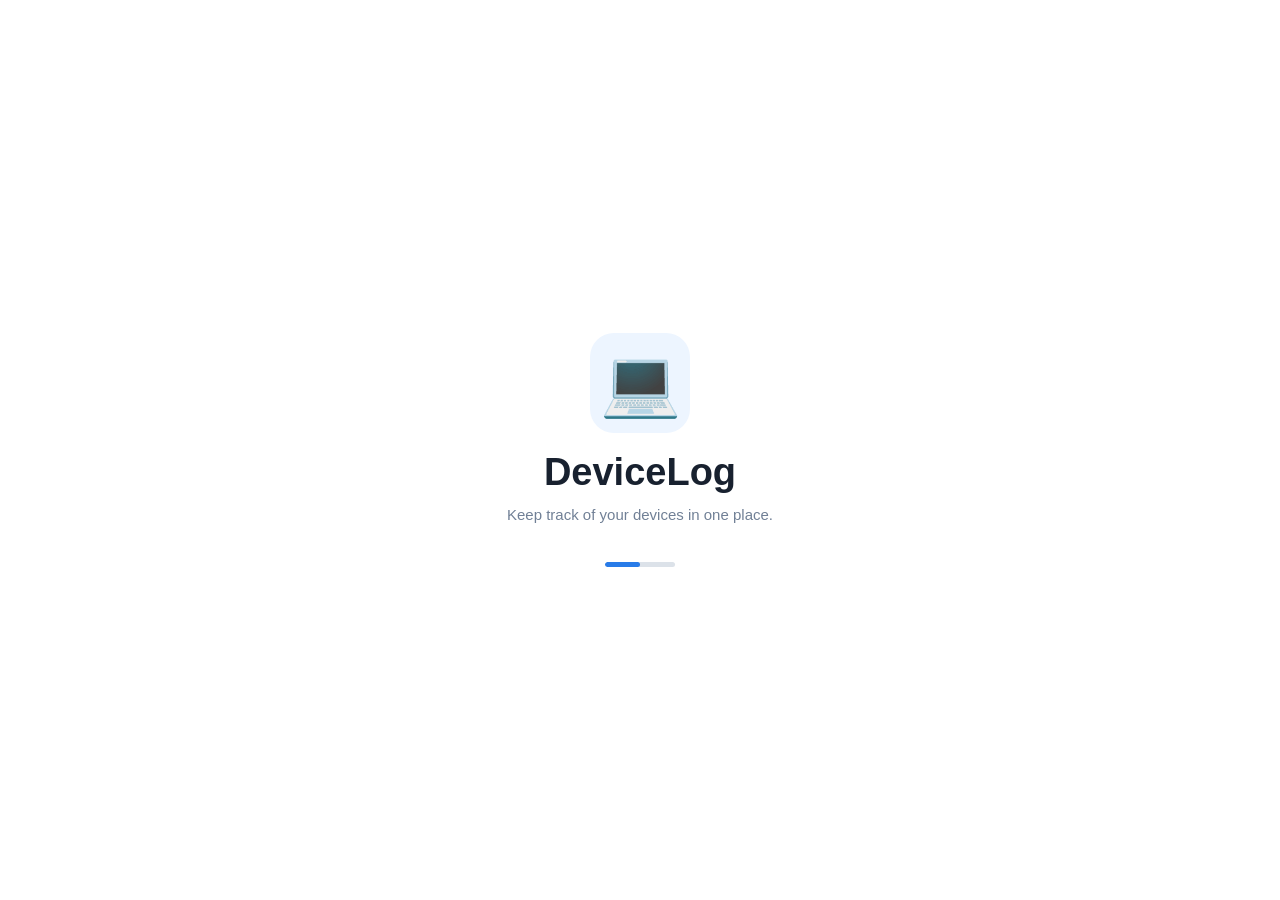
<file: index.html>
<!DOCTYPE html>
<html lang="en">

<head>

    <meta charset="UTF-8">

    <meta
        name="viewport"
        content="width=device-width, initial-scale=1.0"
    >

    <title>DeviceLog</title>


    <style>

        /* ========================================
           RESET
           ======================================== */

        * {
            margin: 0;
            padding: 0;
            box-sizing: border-box;
        }


        /* ========================================
           BODY
           ======================================== */

        html,
        body {
            width: 100%;
            height: 100%;
        }


        body {
            font-family:
                Arial,
                Helvetica,
                sans-serif;

            background: #ffffff;

            overflow: hidden;
        }


        /* ========================================
           SPLASH SCREEN
           ======================================== */

        .splash {
            width: 100%;
            min-height: 100vh;

            display: flex;

            justify-content: center;
            align-items: center;

            text-align: center;

            background: #ffffff;
        }


        /* ========================================
           CONTENT
           ======================================== */

        .splash-inner {
            width: 100%;
            max-width: 350px;

            padding: 30px;

            display: flex;

            flex-direction: column;

            align-items: center;
        }


        /* ========================================
           LOGO
           ======================================== */

        .logo {
            width: 100px;
            height: 100px;

            display: flex;

            justify-content: center;
            align-items: center;

            font-size: 65px;

            margin-bottom: 18px;

            background: #edf5ff;

            border-radius: 24px;
        }


        /* ========================================
           APP NAME
           ======================================== */

        .splash h1 {
            font-size: 38px;

            font-weight: 700;

            color: #18212f;

            margin-bottom: 10px;
        }


        /* ========================================
           DESCRIPTION
           ======================================== */

        .splash p {
            max-width: 280px;

            font-size: 15px;

            line-height: 1.5;

            color: #718096;

            margin-bottom: 35px;
        }


        /* ========================================
           LOADER
           ======================================== */

        .loader {
            width: 70px;
            height: 5px;

            position: relative;

            overflow: hidden;

            background: #dce2e9;

            border-radius: 10px;
        }


        /* ========================================
           LOADING BAR
           ======================================== */

        .loader i {
            position: absolute;

            top: 0;
            left: 0;

            width: 35px;
            height: 5px;

            background: #287be8;

            border-radius: 10px;

            animation:
                loading
                1.5s
                ease-in-out
                infinite;
        }


        /* ========================================
           ANIMATION
           ======================================== */

        @keyframes loading {

            0% {
                transform:
                    translateX(-35px);
            }

            50% {
                transform:
                    translateX(20px);
            }

            100% {
                transform:
                    translateX(70px);
            }

        }


        /* ========================================
           MOBILE
           ======================================== */

        @media (max-width: 480px) {

            .logo {
                width: 85px;
                height: 85px;

                font-size: 55px;
            }

            .splash h1 {
                font-size: 32px;
            }

            .splash p {
                font-size: 14px;
            }

        }

    </style>

</head>


<body>


    <!-- ========================================
         SPLASH SCREEN
         ======================================== -->

    <div class="splash">

        <div class="splash-inner">


            <div class="logo">
                💻
            </div>


            <h1>
                DeviceLog
            </h1>


            <p>
                Keep track of your devices
                in one place.
            </p>


            <div class="loader">
                <i></i>
            </div>


        </div>

    </div>


    <!-- ========================================
         SPLASH SCRIPT
         ======================================== -->

    <script>

        /*
         * Wait for 2 seconds,
         * then open the Home Dashboard.
         */

        setTimeout(function () {

            window.location.href = "home.html";

        }, 2000);

    </script>


</body>

</html>
</file>
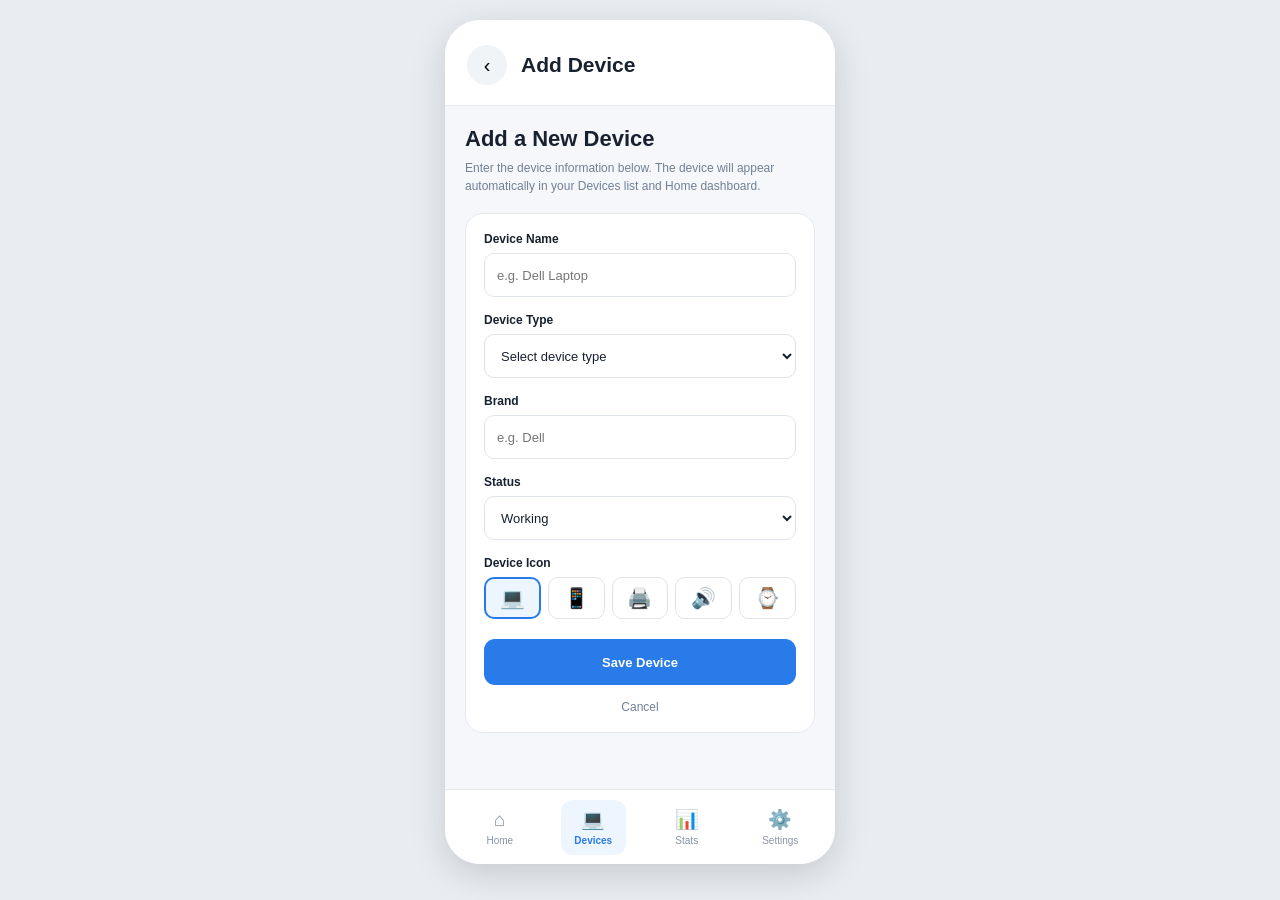
<file: add-device.html>
<!DOCTYPE html>
<html lang="en">

<head>

<meta charset="UTF-8">

<meta
    name="viewport"
    content="width=device-width, initial-scale=1.0">

<title>DeviceLog - Add Device</title>

<style>

*{
    margin:0;
    padding:0;
    box-sizing:border-box;
}

body{
    font-family:Arial,Helvetica,sans-serif;
    background:#e9edf2;
    color:#18212f;
}

.phone{
    width:390px;
    height:844px;
    margin:20px auto;
    background:#f5f7fa;
    border-radius:35px;
    overflow:hidden;
    position:relative;
    box-shadow:0 10px 35px rgba(0,0,0,.15);
}

.app{
    height:100%;
    overflow-y:auto;
    padding-bottom:90px;
}

.app::-webkit-scrollbar{
    width:0;
}


/* HEADER */

.header{
    background:#fff;
    padding:25px 22px 20px;
    border-bottom:1px solid #e8ebef;
}

.header-top{
    display:flex;
    align-items:center;
    gap:14px;
}

.back{
    width:40px;
    height:40px;
    border:0;
    border-radius:50%;
    background:#f1f4f7;
    font-size:20px;
    cursor:pointer;
}

.header h1{
    font-size:21px;
}


/* CONTENT */

.content{
    padding:20px;
}

.intro{
    margin-bottom:18px;
}

.intro h2{
    font-size:22px;
    margin-bottom:7px;
}

.intro p{
    font-size:12px;
    color:#718096;
    line-height:1.5;
}


/* FORM */

.form-card{
    background:#fff;
    border:1px solid #e4e8ee;
    border-radius:18px;
    padding:18px;
}

.field{
    margin-bottom:16px;
}

.field:last-child{
    margin-bottom:0;
}

label{
    display:block;
    font-size:12px;
    font-weight:700;
    margin-bottom:7px;
}

input,
select{
    width:100%;
    height:44px;
    border:1px solid #dfe4ea;
    border-radius:10px;
    padding:0 12px;
    font-size:13px;
    color:#18212f;
    background:#fff;
    outline:none;
}

input:focus,
select:focus{
    border-color:#287be8;
    box-shadow:0 0 0 3px #edf5ff;
}


/* ICONS */

.icons{
    display:grid;
    grid-template-columns:repeat(5,1fr);
    gap:7px;
}

.icon-option{
    height:42px;
    border:1px solid #dfe4ea;
    border-radius:10px;
    background:#fff;
    font-size:20px;
    cursor:pointer;
}

.icon-option.selected{
    border:2px solid #287be8;
    background:#edf5ff;
}


/* BUTTON */

.save-btn{
    width:100%;
    height:46px;
    border:0;
    border-radius:11px;
    background:#287be8;
    color:#fff;
    font-size:13px;
    font-weight:700;
    cursor:pointer;
    margin-top:4px;
}

.save-btn:active{
    transform:scale(.98);
}

.cancel-btn{
    display:block;
    text-align:center;
    text-decoration:none;
    color:#718096;
    font-size:12px;
    margin-top:15px;
}


/* MESSAGE */

.message{
    display:none;
    padding:11px;
    border-radius:10px;
    font-size:12px;
    margin-bottom:15px;
    text-align:center;
}

.message.error{
    display:block;
    background:#fff0f0;
    color:#d43b3b;
}

.message.success{
    display:block;
    background:#eaf8ef;
    color:#23944c;
}


/* BOTTOM NAV */

.bottom-nav{
    position:absolute;
    bottom:0;
    left:0;
    width:100%;
    height:75px;
    background:rgba(255,255,255,.97);
    border-top:1px solid #e4e8ee;
    display:flex;
    justify-content:space-around;
    align-items:center;
    padding:5px 8px;
}

.nav-item{
    width:65px;
    height:55px;
    display:flex;
    flex-direction:column;
    align-items:center;
    justify-content:center;
    gap:4px;
    text-decoration:none;
    color:#8994a3;
    font-size:10px;
    border-radius:12px;
}

.nav-item span:first-child{
    font-size:19px;
}

.nav-item.active{
    color:#287be8;
    background:#edf5ff;
    font-weight:600;
}


@media(max-width:430px){

    body{
        background:#f5f7fa;
    }

    .phone{
        width:100%;
        height:100vh;
        margin:0;
        border-radius:0;
        box-shadow:none;
    }
}


/* =========================================
   DARK MODE
========================================= */

body.dark{
    background:#0f172a;
    color:#f1f5f9;
}

body.dark .phone{
    background:#111827;
    box-shadow:0 10px 35px rgba(0,0,0,.35);
}

body.dark .header{
    background:#1f2937;
    border-bottom-color:#374151;
}

body.dark .header h1,
body.dark .intro h2,
body.dark label{
    color:#f8fafc;
}

body.dark .intro p,
body.dark .cancel-btn{
    color:#94a3b8;
}

body.dark .back{
    background:#374151;
    color:#f8fafc;
}

body.dark .form-card{
    background:#1f2937;
    border-color:#374151;
}

body.dark input,
body.dark select{
    background:#273449;
    border-color:#475569;
    color:#f8fafc;
}

body.dark input::placeholder{
    color:#94a3b8;
}

body.dark input:focus,
body.dark select:focus{
    border-color:#60a5fa;
    box-shadow:0 0 0 3px #1e3a5f;
}

body.dark .icon-option{
    background:#273449;
    border-color:#475569;
}

body.dark .icon-option.selected{
    border-color:#60a5fa;
    background:#1e3a5f;
}

body.dark .message.error{
    background:#451f24;
    color:#fca5a5;
}

body.dark .message.success{
    background:#163b2a;
    color:#86efac;
}

body.dark .bottom-nav{
    background:#1f2937;
    border-top-color:#374151;
}

body.dark .nav-item{
    color:#94a3b8;
}

body.dark .nav-item.active{
    color:#60a5fa;
    background:#1e3a5f;
}

@media(max-width:430px){
    body.dark{
        background:#111827;
    }
}

</style>

</head>


<body>

<div class="phone">

<div class="app">


<!-- HEADER -->

<header class="header">

    <div class="header-top">

        <button
            class="back"
            onclick="window.location.href='device-list.html'">

            ‹

        </button>

        <h1>Add Device</h1>

    </div>

</header>


<main class="content">


<!-- INTRO -->

<div class="intro">

    <h2>
        Add a New Device
    </h2>

    <p>
        Enter the device information below.
        The device will appear automatically
        in your Devices list and Home dashboard.
    </p>

</div>


<!-- MESSAGE -->

<div
    id="message"
    class="message">
</div>


<!-- FORM -->

<form
    class="form-card"
    id="deviceForm">


    <!-- DEVICE NAME -->

    <div class="field">

        <label for="deviceName">
            Device Name
        </label>

        <input
            id="deviceName"
            type="text"
            placeholder="e.g. Dell Laptop"
            required>

    </div>


    <!-- TYPE -->

    <div class="field">

        <label for="deviceType">
            Device Type
        </label>

        <select
            id="deviceType"
            required>

            <option value="">
                Select device type
            </option>

            <option value="Laptop">
                Laptop
            </option>

            <option value="Desktop">
                Desktop
            </option>

            <option value="Smartphone">
                Smartphone
            </option>

            <option value="Tablet">
                Tablet
            </option>

            <option value="Printer">
                Printer
            </option>

            <option value="Audio">
                Audio
            </option>

            <option value="Wearable">
                Wearable
            </option>

            <option value="Other">
                Other
            </option>

        </select>

    </div>


    <!-- BRAND -->

    <div class="field">

        <label for="deviceBrand">
            Brand
        </label>

        <input
            id="deviceBrand"
            type="text"
            placeholder="e.g. Dell"
            required>

    </div>


    <!-- STATUS -->

    <div class="field">

        <label for="deviceStatus">
            Status
        </label>

        <select
            id="deviceStatus"
            required>

            <option value="Working">
                Working
            </option>

            <option value="Under Repair">
                Under Repair
            </option>

            <option value="Not Working">
                Not Working
            </option>

        </select>

    </div>


    <!-- ICON -->

    <div class="field">

        <label>
            Device Icon
        </label>

        <div class="icons">

            <button
                type="button"
                class="icon-option selected"
                data-icon="💻">

                💻

            </button>

            <button
                type="button"
                class="icon-option"
                data-icon="📱">

                📱

            </button>

            <button
                type="button"
                class="icon-option"
                data-icon="🖨️">

                🖨️

            </button>

            <button
                type="button"
                class="icon-option"
                data-icon="🔊">

                🔊

            </button>

            <button
                type="button"
                class="icon-option"
                data-icon="⌚">

                ⌚

            </button>

        </div>

    </div>


    <!-- SAVE -->

    <button
        type="submit"
        class="save-btn">

        Save Device

    </button>


    <a
        href="device-list.html"
        class="cancel-btn">

        Cancel

    </a>

</form>

</main>

</div>


<!-- BOTTOM NAV -->

<nav class="bottom-nav">

    <a
        href="home.html"
        class="nav-item">

        <span>⌂</span>
        <span>Home</span>

    </a>


    <a
        href="device-list.html"
        class="nav-item active">

        <span>💻</span>
        <span>Devices</span>

    </a>


    <a
        href="stats.html"
        class="nav-item">

        <span>📊</span>
        <span>Stats</span>

    </a>


    <a
        href="settings.html"
        class="nav-item">

        <span>⚙️</span>
        <span>Settings</span>

    </a>

</nav>

</div>


<script>


/* =========================================
   DARK MODE
========================================= */

function loadDarkMode(){

    const darkMode =
        localStorage.getItem("devicelog_darkmode") === "true";

    if(darkMode){
        document.body.classList.add("dark");
    }else{
        document.body.classList.remove("dark");
    }
}

/* =========================================
   START
========================================= */

loadDarkMode();

/* =========================================
   SELECTED ICON
========================================= */

let selectedIcon = "💻";


/* =========================================
   ICON SELECTION
========================================= */

document
    .querySelectorAll(".icon-option")
    .forEach(function(button){

        button.addEventListener(
            "click",
            function(){

                document
                    .querySelectorAll(".icon-option")
                    .forEach(function(item){

                        item.classList.remove(
                            "selected"
                        );

                    });


                this.classList.add("selected");

                selectedIcon =
                    this.dataset.icon;

            }
        );

    });


/* =========================================
   SAVE DEVICE
========================================= */

document
    .getElementById("deviceForm")
    .addEventListener(
        "submit",
        function(event){

            event.preventDefault();


            const name =
                document
                .getElementById("deviceName")
                .value
                .trim();


            const type =
                document
                .getElementById("deviceType")
                .value;


            const brand =
                document
                .getElementById("deviceBrand")
                .value
                .trim();


            const status =
                document
                .getElementById("deviceStatus")
                .value;


            const message =
                document
                .getElementById("message");


            /* VALIDATION */

            if(!name || !type || !brand){

                message.className =
                    "message error";

                message.textContent =
                    "Please complete all required fields.";

                return;
            }


            /* GET OLD DEVICES */

            let devices = [];


            try{

                const saved =
                    localStorage.getItem(
                        "devicelog_devices"
                    );


                if(saved){

                    devices =
                        JSON.parse(saved);

                }


                if(!Array.isArray(devices)){

                    devices = [];

                }

            }catch(error){

                console.error(error);

                devices = [];

            }


            /* NEW DEVICE */

            const newDevice = {

                id:
                    "device-" +
                    Date.now(),

                name:
                    name,

                type:
                    type,

                brand:
                    brand,

                status:
                    status,

                icon:
                    selectedIcon

            };


            /* ADD DEVICE */

            devices.push(newDevice);


            /* SAVE */

            localStorage.setItem(
                "devicelog_devices",
                JSON.stringify(devices)
            );


            /* SUCCESS */

            message.className =
                "message success";

            message.textContent =
                "Device added successfully!";


            /* RETURN TO DEVICES */

            setTimeout(
                function(){

                    window.location.href =
                        "device-list.html";

                },
                500
            );

        }
    );

/* =========================================
   STORAGE CHANGE
========================================= */

window.addEventListener(
    "storage",
    function(){
        loadDarkMode();
    }
);

</script>

</body>
</html>
</file>
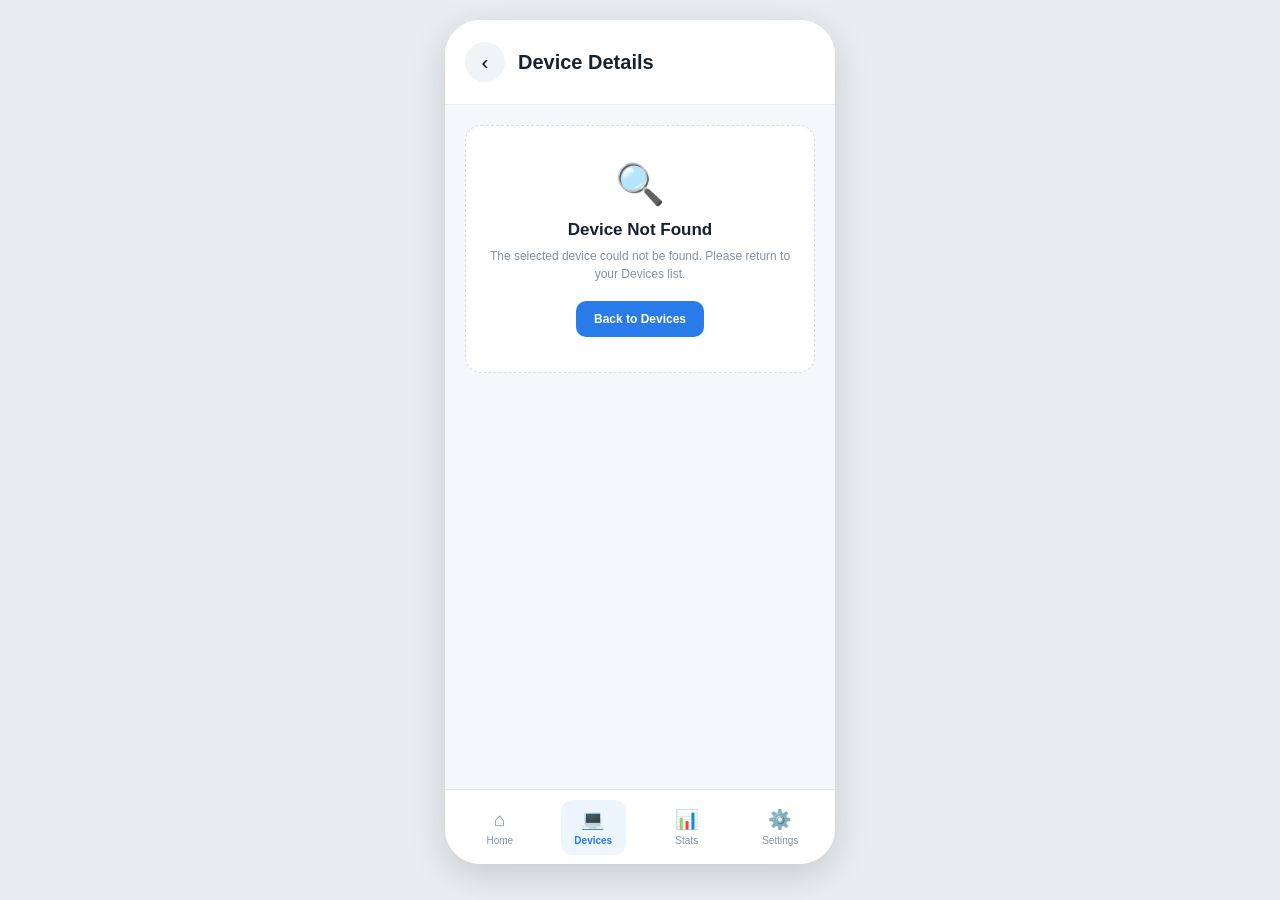
<file: device-details.html>
<!DOCTYPE html>
<html lang="en">

<head>

<meta charset="UTF-8">

<meta
    name="viewport"
    content="width=device-width, initial-scale=1.0">

<title>DeviceLog - Device Details</title>

<style>

*{
    margin:0;
    padding:0;
    box-sizing:border-box;
}

body{
    font-family:Arial,Helvetica,sans-serif;
    background:#e9edf2;
    color:#18212f;
}

.phone{
    width:390px;
    height:844px;
    margin:20px auto;
    background:#f5f7fa;
    border-radius:35px;
    overflow:hidden;
    position:relative;
    box-shadow:0 10px 35px rgba(0,0,0,.15);
}

.app{
    height:100%;
    overflow-y:auto;
    padding-bottom:90px;
}

.app::-webkit-scrollbar{
    width:0;
}


/* =========================================
   HEADER
========================================= */

.header{
    background:#fff;
    padding:22px 20px;
    border-bottom:1px solid #e8ebef;
}

.header-top{
    display:flex;
    align-items:center;
    gap:13px;
}

.back{
    width:40px;
    height:40px;
    border:0;
    border-radius:50%;
    background:#f1f4f7;
    font-size:21px;
    cursor:pointer;
}

.header h1{
    font-size:20px;
}


/* =========================================
   CONTENT
========================================= */

.content{
    padding:20px;
}


/* =========================================
   DEVICE HERO
========================================= */

.device-hero{
    background:#fff;
    border:1px solid #e4e8ee;
    border-radius:20px;
    padding:25px 20px;
    text-align:center;
    margin-bottom:16px;
}

.device-big-icon{
    width:80px;
    height:80px;
    margin:0 auto 15px;
    border-radius:22px;
    background:#edf5ff;
    display:flex;
    align-items:center;
    justify-content:center;
    font-size:40px;
}

.device-hero h2{
    font-size:22px;
    margin-bottom:7px;
    word-break:break-word;
}

.device-hero p{
    font-size:12px;
    color:#8792a2;
}


/* =========================================
   STATUS
========================================= */

.status{
    display:inline-block;
    margin-top:13px;
    padding:7px 12px;
    border-radius:20px;
    font-size:10px;
    font-weight:700;
}

.working{
    background:#eaf8ef;
    color:#23944c;
}

.repair{
    background:#fff7df;
    color:#b27a00;
}

.not-working{
    background:#fff0f0;
    color:#d43b3b;
}


/* =========================================
   DETAILS CARD
========================================= */

.details-card{
    background:#fff;
    border:1px solid #e4e8ee;
    border-radius:18px;
    overflow:hidden;
    margin-bottom:16px;
}

.card-title{
    padding:17px 18px;
    font-size:15px;
    font-weight:700;
    border-bottom:1px solid #edf0f3;
}

.detail-row{
    display:flex;
    justify-content:space-between;
    align-items:center;
    padding:15px 18px;
    border-bottom:1px solid #edf0f3;
}

.detail-row:last-child{
    border-bottom:none;
}

.detail-label{
    font-size:11px;
    color:#8792a2;
}

.detail-value{
    font-size:12px;
    font-weight:600;
    text-align:right;
    max-width:55%;
    word-break:break-word;
}


/* =========================================
   BUTTONS
========================================= */

.actions{
    display:flex;
    flex-direction:column;
    gap:10px;
}

.edit-btn,
.delete-btn{
    width:100%;
    height:46px;
    border-radius:11px;
    font-size:13px;
    font-weight:700;
    cursor:pointer;
}

.edit-btn{
    border:none;
    background:#287be8;
    color:#fff;
}

.delete-btn{
    border:1px solid #f0caca;
    background:#fff;
    color:#d43b3b;
}

.edit-btn:active,
.delete-btn:active{
    transform:scale(.98);
}


/* =========================================
   NOT FOUND
========================================= */

.not-found{
    background:#fff;
    border:1px dashed #d9dfe7;
    border-radius:16px;
    padding:35px 20px;
    text-align:center;
}

.not-found-icon{
    font-size:40px;
    margin-bottom:12px;
}

.not-found h2{
    font-size:17px;
    margin-bottom:7px;
}

.not-found p{
    color:#8792a2;
    font-size:12px;
    line-height:1.5;
    margin-bottom:18px;
}

.back-devices{
    display:inline-block;
    background:#287be8;
    color:#fff;
    text-decoration:none;
    padding:11px 18px;
    border-radius:10px;
    font-size:12px;
    font-weight:700;
}


/* =========================================
   BOTTOM NAV
========================================= */

.bottom-nav{
    position:absolute;
    bottom:0;
    left:0;
    width:100%;
    height:75px;
    background:rgba(255,255,255,.97);
    border-top:1px solid #e4e8ee;
    display:flex;
    justify-content:space-around;
    align-items:center;
    padding:5px 8px;
}

.nav-item{
    width:65px;
    height:55px;
    display:flex;
    flex-direction:column;
    align-items:center;
    justify-content:center;
    gap:4px;
    text-decoration:none;
    color:#8994a3;
    font-size:10px;
    border-radius:12px;
}

.nav-item span:first-child{
    font-size:19px;
}

.nav-item.active{
    color:#287be8;
    background:#edf5ff;
    font-weight:600;
}


/* =========================================
   MOBILE
========================================= */

@media(max-width:430px){

    body{
        background:#f5f7fa;
    }

    .phone{
        width:100%;
        height:100vh;
        margin:0;
        border-radius:0;
        box-shadow:none;
    }

}


/* =========================================
   DARK MODE
========================================= */
body.dark{background:#0f172a;color:#f1f5f9}
body.dark .phone{background:#111827;box-shadow:0 10px 35px rgba(0,0,0,.35)}
body.dark .header{background:#1f2937;border-bottom-color:#374151}
body.dark .header h1{color:#f8fafc}
body.dark .back{background:#374151;color:#f8fafc}
body.dark .device-hero,
body.dark .details-card{background:#1f2937;border-color:#374151}
body.dark .device-big-icon{background:#1e3a5f}
body.dark .device-hero p,
body.dark .detail-label{color:#94a3b8}
body.dark .card-title{border-bottom-color:#374151;color:#f8fafc}
body.dark .detail-row{border-bottom-color:#374151}
body.dark .detail-value{color:#f8fafc}
body.dark .delete-btn{background:#1f2937;border-color:#7f1d1d;color:#fca5a5}
body.dark .not-found{background:#1f2937;border-color:#475569}
body.dark .not-found h2{color:#f8fafc}
body.dark .not-found p{color:#94a3b8}
body.dark .bottom-nav{background:#1f2937;border-top-color:#374151}
body.dark .nav-item{color:#94a3b8}
body.dark .nav-item.active{color:#60a5fa;background:#1e3a5f}
@media(max-width:430px){body.dark{background:#111827}}

</style>

</head>


<body>

<div class="phone">

<div class="app">


<!-- ======================================
     HEADER
======================================= -->

<header class="header">

    <div class="header-top">

        <button
            class="back"
            onclick="goBack()">

            ‹

        </button>

        <h1>Device Details</h1>

    </div>

</header>


<main class="content">

    <!-- DEVICE INFORMATION WILL LOAD HERE -->

    <div id="deviceContainer"></div>

</main>

</div>


<!-- ======================================
     BOTTOM NAV
======================================= -->

<nav class="bottom-nav">

    <a
        href="home.html"
        class="nav-item">

        <span>⌂</span>
        <span>Home</span>

    </a>


    <a
        href="device-list.html"
        class="nav-item active">

        <span>💻</span>
        <span>Devices</span>

    </a>


    <a
        href="stats.html"
        class="nav-item">

        <span>📊</span>
        <span>Stats</span>

    </a>


    <a
        href="settings.html"
        class="nav-item">

        <span>⚙️</span>
        <span>Settings</span>

    </a>

</nav>

</div>


<script>


/* =========================================
   DARK MODE
========================================= */
function loadDarkMode(){
    const darkMode=localStorage.getItem("devicelog_darkmode")==="true";
    document.body.classList.toggle("dark",darkMode);
}

/* =========================================
   GET SELECTED DEVICE
========================================= */

function getSelectedDevice(){

    const selectedId =
        localStorage.getItem(
            "selected_device_id"
        );


    if(!selectedId){
        return null;
    }


    let devices = [];


    try{

        const saved =
            localStorage.getItem(
                "devicelog_devices"
            );


        if(saved){

            devices =
                JSON.parse(saved);

        }

    }catch(error){

        console.error(
            "Error loading devices:",
            error
        );

        return null;

    }


    if(!Array.isArray(devices)){
        return null;
    }


    return devices.find(function(device){

        return device.id === selectedId;

    }) || null;

}


/* =========================================
   STATUS CLASS
========================================= */

function statusClass(status){

    if(status === "Working"){
        return "working";
    }

    if(status === "Under Repair"){
        return "repair";
    }

    return "not-working";
}


/* =========================================
   ESCAPE HTML
========================================= */

function escapeHtml(value){

    return String(value ?? "")
        .replace(
            /[&<>"']/g,
            function(char){

                return {
                    "&":"&amp;",
                    "<":"&lt;",
                    ">":"&gt;",
                    '"':"&quot;",
                    "'":"&#039;"
                }[char];

            }
        );
}


/* =========================================
   LOAD DEVICE
========================================= */

function loadDevice(){

    const container =
        document.getElementById(
            "deviceContainer"
        );


    const device =
        getSelectedDevice();


    /* DEVICE NOT FOUND */

    if(!device){

        container.innerHTML = `

            <div class="not-found">

                <div class="not-found-icon">
                    🔍
                </div>

                <h2>
                    Device Not Found
                </h2>

                <p>
                    The selected device could
                    not be found. Please return
                    to your Devices list.
                </p>

                <a
                    href="device-list.html"
                    class="back-devices">

                    Back to Devices

                </a>

            </div>

        `;

        return;
    }


    /* DEVICE DETAILS */

    container.innerHTML = `

        <section class="device-hero">

            <div class="device-big-icon">
                ${device.icon || "💻"}
            </div>

            <h2>
                ${escapeHtml(device.name)}
            </h2>

            <p>
                ${escapeHtml(device.type)}
                •
                ${escapeHtml(device.brand)}
            </p>

            <span
                class="status ${statusClass(device.status)}">

                ${escapeHtml(device.status)}

            </span>

        </section>


        <section class="details-card">

            <div class="card-title">
                Device Information
            </div>


            <div class="detail-row">

                <span class="detail-label">
                    Device Name
                </span>

                <span class="detail-value">
                    ${escapeHtml(device.name)}
                </span>

            </div>


            <div class="detail-row">

                <span class="detail-label">
                    Device Type
                </span>

                <span class="detail-value">
                    ${escapeHtml(device.type)}
                </span>

            </div>


            <div class="detail-row">

                <span class="detail-label">
                    Brand
                </span>

                <span class="detail-value">
                    ${escapeHtml(device.brand)}
                </span>

            </div>


            <div class="detail-row">

                <span class="detail-label">
                    Status
                </span>

                <span class="detail-value">
                    ${escapeHtml(device.status)}
                </span>

            </div>


            <div class="detail-row">

                <span class="detail-label">
                    Device ID
                </span>

                <span class="detail-value">
                    ${escapeHtml(device.id)}
                </span>

            </div>

        </section>


        <div class="actions">

            <button
                class="edit-btn"
                onclick="editDevice()">

                ✏️ Edit Device

            </button>


            <button
                class="delete-btn"
                onclick="deleteDevice()">

                🗑️ Delete Device

            </button>

        </div>

    `;

}


/* =========================================
   BACK
========================================= */

function goBack(){

    window.location.href =
        "device-list.html";

}


/* =========================================
   EDIT DEVICE
========================================= */
function editDevice(){

    window.location.href =
        "edit-device.html";

}


/* =========================================
   DELETE DEVICE
========================================= */

function deleteDevice(){

    const device =
        getSelectedDevice();


    if(!device){

        alert(
            "Device not found."
        );

        return;

    }


    const confirmed =
        confirm(
            "Are you sure you want to delete " +
            device.name +
            "?"
        );


    if(!confirmed){
        return;
    }


    let devices = [];


    try{

        const saved =
            localStorage.getItem(
                "devicelog_devices"
            );


        if(saved){

            devices =
                JSON.parse(saved);

        }

    }catch(error){

        console.error(error);

        alert(
            "Unable to delete device."
        );

        return;

    }


    devices =
        devices.filter(function(item){

            return item.id !== device.id;

        });


    /* SAVE UPDATED LIST */

    localStorage.setItem(
        "devicelog_devices",
        JSON.stringify(devices)
    );


    /* REMOVE SELECTED DEVICE */

    localStorage.removeItem(
        "selected_device_id"
    );


    /* RETURN TO DEVICES */

    window.location.href =
        "device-list.html";

}


/* =========================================
   START
========================================= */

loadDarkMode();
loadDevice();

window.addEventListener("pageshow", function(){
    loadDarkMode();
});

window.addEventListener("storage", function(){
    loadDarkMode();
});

</script>

</body>

</html>
</file>
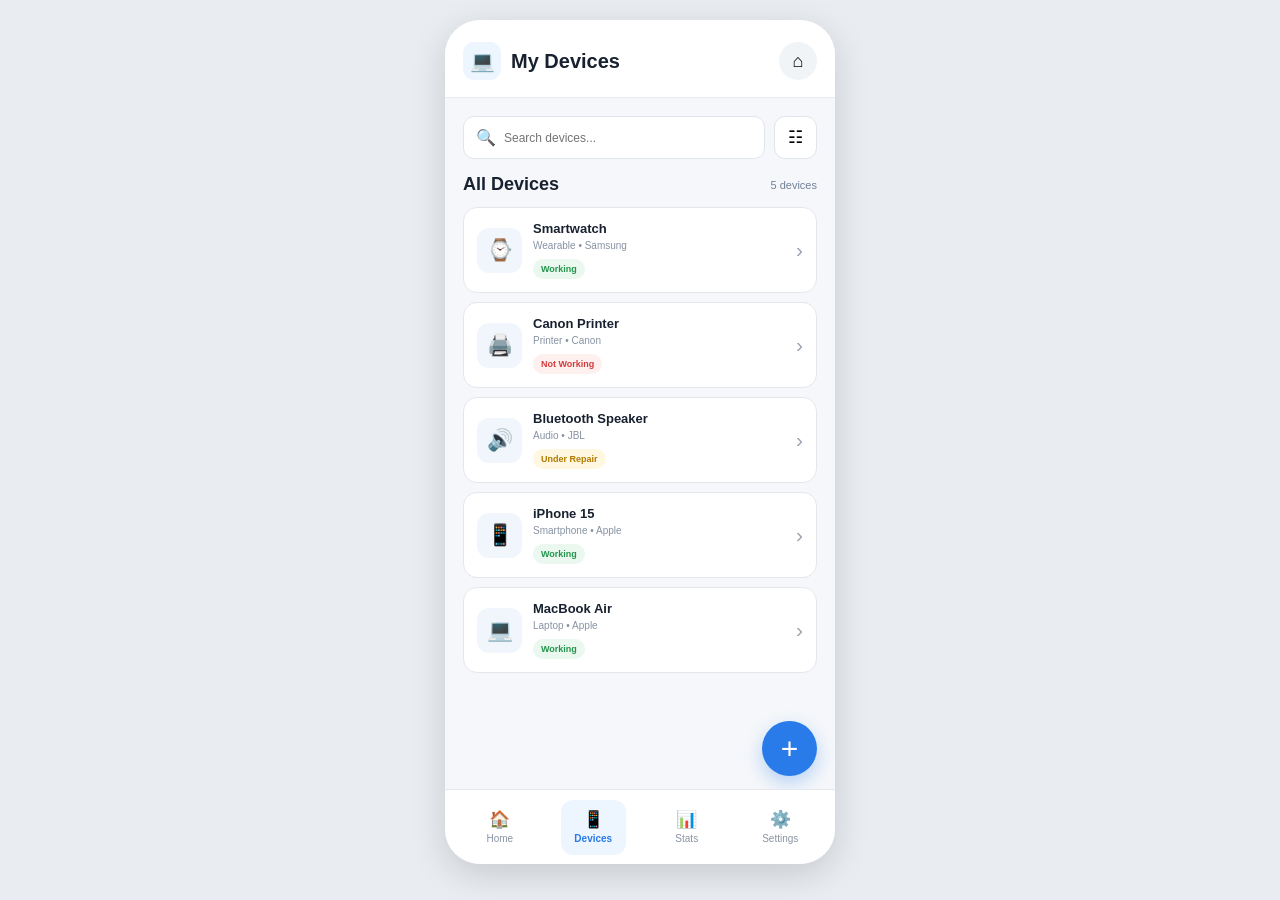
<file: device-list.html>
<!DOCTYPE html>
<html lang="en">

<head>

<meta charset="UTF-8">

<meta
    name="viewport"
    content="width=device-width, initial-scale=1.0">

<title>DeviceLog - Devices</title>


<style>

/* =========================================
   RESET
========================================= */

*{
    margin:0;
    padding:0;
    box-sizing:border-box;
}


/* =========================================
   BODY
========================================= */

body{
    font-family:Arial,Helvetica,sans-serif;
    background:#e9edf2;
    color:#18212f;
}


/* =========================================
   PHONE
========================================= */

.phone{
    width:390px;
    height:844px;
    margin:20px auto;

    background:#f5f7fa;

    border-radius:35px;

    overflow:hidden;

    position:relative;

    box-shadow:0 10px 35px rgba(0,0,0,.15);
}


/* =========================================
   APP
========================================= */

.app{
    height:100%;

    overflow-y:auto;

    padding-bottom:95px;
}

.app::-webkit-scrollbar{
    width:0;
}


/* =========================================
   HEADER
========================================= */

.header{
    background:#fff;

    padding:22px 18px 17px;

    border-bottom:1px solid #e8ebef;
}

.header-top{
    display:flex;

    align-items:center;

    justify-content:space-between;
}

.brand{
    display:flex;

    align-items:center;

    gap:10px;
}

.brand-icon{
    width:38px;
    height:38px;

    border-radius:11px;

    background:#edf5ff;

    display:flex;

    align-items:center;

    justify-content:center;

    font-size:20px;
}

.brand h1{
    font-size:20px;
}

.home-btn{
    width:38px;
    height:38px;

    border:0;

    border-radius:50%;

    background:#f1f4f7;

    cursor:pointer;

    font-size:18px;
}


/* =========================================
   CONTENT
========================================= */

.content{
    padding:18px;
}


/* =========================================
   SEARCH
========================================= */

.search-row{
    display:flex;

    gap:9px;

    margin-bottom:15px;
}

.search{
    flex:1;

    height:43px;

    background:#fff;

    border:1px solid #e0e5eb;

    border-radius:11px;

    display:flex;

    align-items:center;

    padding:0 12px;

    gap:8px;
}

.search input{
    border:0;

    outline:0;

    width:100%;

    font-size:12px;

    background:transparent;
}

.filter{
    width:43px;
    height:43px;

    border:1px solid #e0e5eb;

    border-radius:11px;

    background:#fff;

    font-size:17px;

    cursor:pointer;
}


/* =========================================
   FILTER MENU
========================================= */

.filter-menu{
    display:none;

    position:absolute;

    right:18px;

    top:140px;

    width:155px;

    background:#fff;

    border:1px solid #e0e5eb;

    border-radius:12px;

    box-shadow:0 8px 25px rgba(0,0,0,.12);

    padding:7px;

    z-index:5;
}

.filter-menu.show{
    display:block;
}

.filter-menu button{
    width:100%;

    border:0;

    background:#fff;

    text-align:left;

    padding:10px;

    border-radius:8px;

    font-size:11px;

    cursor:pointer;
}

.filter-menu button:hover{
    background:#f1f6fd;
}


/* =========================================
   TITLE
========================================= */

.title-row{
    display:flex;

    justify-content:space-between;

    align-items:center;

    margin-bottom:12px;
}

.title-row h2{
    font-size:18px;
}

.count{
    font-size:11px;

    color:#718096;
}


/* =========================================
   DEVICE LIST
========================================= */

.device-list{
    display:flex;

    flex-direction:column;

    gap:9px;
}

.device{
    background:#fff;

    border:1px solid #e3e7ec;

    border-radius:14px;

    padding:13px;

    display:flex;

    align-items:center;

    gap:11px;

    cursor:pointer;

    transition:.15s;
}

.device:active{
    transform:scale(.985);
}

.device-icon{
    width:45px;
    height:45px;

    border-radius:12px;

    background:#f1f6fd;

    display:flex;

    align-items:center;

    justify-content:center;

    font-size:21px;

    flex-shrink:0;
}

.device-info{
    flex:1;

    min-width:0;
}

.device-name{
    font-size:13px;

    font-weight:700;

    margin-bottom:4px;

    white-space:nowrap;

    overflow:hidden;

    text-overflow:ellipsis;
}

.device-type{
    font-size:10px;

    color:#8792a2;

    margin-bottom:7px;
}

.status{
    display:inline-block;

    font-size:9px;

    font-weight:700;

    padding:5px 8px;

    border-radius:12px;
}

.working{
    background:#eaf8ef;

    color:#23944c;
}

.repair{
    background:#fff7df;

    color:#b27a00;
}

.not-working{
    background:#fff0f0;

    color:#d43b3b;
}

.arrow{
    font-size:21px;

    color:#9aa4b2;
}


/* =========================================
   EMPTY
========================================= */

.empty{
    background:#fff;

    border:1px dashed #d9dfe7;

    border-radius:14px;

    padding:35px 20px;

    text-align:center;

    color:#8792a2;

    font-size:12px;
}

.empty strong{
    display:block;

    color:#18212f;

    font-size:14px;

    margin-bottom:6px;
}


/* =========================================
   ADD BUTTON
========================================= */

.fab{
    position:absolute;

    right:18px;

    bottom:88px;

    width:55px;
    height:55px;

    border:0;

    border-radius:50%;

    background:#287be8;

    color:#fff;

    font-size:30px;

    line-height:55px;

    box-shadow:0 7px 18px rgba(40,123,232,.3);

    cursor:pointer;

    z-index:50;
}

.fab:active{
    transform:scale(.94);
}


/* =========================================
   BOTTOM NAVIGATION
   SAME AS HOME.HTML
========================================= */

.bottom-nav{
    position:absolute;

    bottom:0;

    left:0;

    width:100%;

    height:75px;

    background:#ffffff;

    border-top:1px solid #e4e8ee;

    display:flex;

    justify-content:space-around;

    align-items:center;

    padding:5px 8px;

    z-index:100;
}

.nav-item{
    width:65px;

    height:55px;

    display:flex;

    flex-direction:column;

    align-items:center;

    justify-content:center;

    gap:4px;

    text-decoration:none;

    color:#8994a3;

    font-size:10px;

    font-weight:400;

    border-radius:12px;

    flex-shrink:0;
}

.nav-item .nav-icon{
    width:19px;

    height:19px;

    display:flex;

    align-items:center;

    justify-content:center;

    font-size:17px;

    line-height:1;
}

.nav-item.active{
    color:#287be8;

    background:#edf5ff;

    font-weight:600;
}


/* =========================================
   RESPONSIVE
========================================= */

@media(max-width:430px){

    body{
        background:#f5f7fa;
    }

    .phone{
        width:100%;

        height:100vh;

        margin:0;

        border-radius:0;

        box-shadow:none;
    }

}


/* =========================================
   DARK MODE
========================================= */

body.dark{
    background:#0f172a;
    color:#f1f5f9;
}

body.dark .phone{
    background:#111827;
    box-shadow:0 10px 35px rgba(0,0,0,.35);
}

body.dark .header{
    background:#1f2937;
    border-bottom-color:#374151;
}

body.dark .brand h1,
body.dark .title-row h2,
body.dark .device-name{
    color:#f8fafc;
}

body.dark .count,
body.dark .device-type{
    color:#94a3b8;
}

body.dark .home-btn{
    background:#374151;
    color:#f8fafc;
}

body.dark .search{
    background:#1f2937;
    border-color:#374151;
}

body.dark .search input{
    color:#f8fafc;
}

body.dark .search input::placeholder{
    color:#94a3b8;
}

body.dark .filter{
    background:#1f2937;
    border-color:#374151;
    color:#f8fafc;
}

body.dark .filter-menu{
    background:#1f2937;
    border-color:#374151;
    box-shadow:0 8px 25px rgba(0,0,0,.35);
}

body.dark .filter-menu button{
    background:#1f2937;
    color:#f8fafc;
}

body.dark .filter-menu button:hover{
    background:#273449;
}

body.dark .device{
    background:#1f2937;
    border-color:#374151;
}

body.dark .device-icon{
    background:#273449;
}

body.dark .arrow{
    color:#94a3b8;
}

body.dark .empty{
    background:#1f2937;
    border-color:#475569;
    color:#94a3b8;
}

body.dark .empty strong{
    color:#f8fafc;
}

body.dark .bottom-nav{
    background:#1f2937;
    border-top-color:#374151;
}

body.dark .nav-item{
    color:#94a3b8;
}

body.dark .nav-item.active{
    color:#60a5fa;
    background:#1e3a5f;
}

@media(max-width:430px){
    body.dark{
        background:#111827;
    }
}

</style>

</head>


<body>


<div class="phone">


    <div class="app">


        <!-- =========================================
             HEADER
        ========================================== -->

        <header class="header">

            <div class="header-top">


                <div class="brand">

                    <div class="brand-icon">
                        💻
                    </div>

                    <h1>
                        My Devices
                    </h1>

                </div>


                <button
                    class="home-btn"
                    onclick="window.location.href='home.html'">

                    ⌂

                </button>


            </div>

        </header>



        <!-- =========================================
             MAIN CONTENT
        ========================================== -->

        <main class="content">


            <!-- SEARCH -->

            <div class="search-row">


                <div class="search">

                    <span>
                        🔍
                    </span>

                    <input
                        id="searchInput"
                        type="search"
                        placeholder="Search devices...">

                </div>


                <button
                    class="filter"
                    id="filterButton">

                    ☷

                </button>


            </div>



            <!-- FILTER MENU -->

            <div
                class="filter-menu"
                id="filterMenu">

                <button
                    onclick="setFilter('All')">

                    All Devices

                </button>


                <button
                    onclick="setFilter('Working')">

                    Working

                </button>


                <button
                    onclick="setFilter('Under Repair')">

                    Under Repair

                </button>


                <button
                    onclick="setFilter('Not Working')">

                    Not Working

                </button>

            </div>



            <!-- TITLE -->

            <div class="title-row">

                <h2>
                    All Devices
                </h2>

                <span
                    class="count"
                    id="deviceCount">

                    0 devices

                </span>

            </div>



            <!-- DEVICE LIST -->

            <section
                class="device-list"
                id="deviceList">

            </section>


        </main>

    </div>



    <!-- =========================================
         PLUS BUTTON
    ========================================== -->

    <button
        class="fab"
        onclick="window.location.href='add-device.html'"
        aria-label="Add Device">

        +

    </button>



    <!-- =========================================
         BOTTOM NAVIGATION
    ========================================== -->

    <nav class="bottom-nav">


        <!-- HOME -->

        <a
            href="home.html"
            class="nav-item">

            <div class="nav-icon">
                🏠
            </div>

            <span>
                Home
            </span>

        </a>


        <!-- DEVICES -->

        <a
            href="device-list.html"
            class="nav-item active">

            <div class="nav-icon">
                📱
            </div>

            <span>
                Devices
            </span>

        </a>


        <!-- STATS -->

        <a
            href="stats.html"
            class="nav-item">

            <div class="nav-icon">
                📊
            </div>

            <span>
                Stats
            </span>

        </a>


        <!-- SETTINGS -->

        <a
            href="settings.html"
            class="nav-item">

            <div class="nav-icon">
                ⚙️
            </div>

            <span>
                Settings
            </span>

        </a>


    </nav>


</div>



<script>


/* =========================================
   DEFAULT DEVICES
========================================= */

const defaultDevices = [

    {
        id:"default-1",

        name:"MacBook Air",

        type:"Laptop",

        brand:"Apple",

        status:"Working",

        icon:"💻"
    },


    {
        id:"default-2",

        name:"iPhone 15",

        type:"Smartphone",

        brand:"Apple",

        status:"Working",

        icon:"📱"
    },


    {
        id:"default-3",

        name:"Bluetooth Speaker",

        type:"Audio",

        brand:"JBL",

        status:"Under Repair",

        icon:"🔊"
    },


    {
        id:"default-4",

        name:"Canon Printer",

        type:"Printer",

        brand:"Canon",

        status:"Not Working",

        icon:"🖨️"
    },


    {
        id:"default-5",

        name:"Smartwatch",

        type:"Wearable",

        brand:"Samsung",

        status:"Working",

        icon:"⌚"
    }

];



/* =========================================
   ACTIVE FILTER
========================================= */

let activeFilter = "All";



/* =========================================
   GET DEVICES
========================================= */

function getDevices(){

    try{

        const saved =
            localStorage.getItem(
                "devicelog_devices"
            );


        if(saved !== null){

            const devices =
                JSON.parse(saved);


            if(Array.isArray(devices)){

                return devices;

            }

        }

    }
    catch(error){

        console.error(
            "Error loading devices:",
            error
        );

    }


    localStorage.setItem(
        "devicelog_devices",

        JSON.stringify(
            defaultDevices
        )
    );


    return defaultDevices;

}



/* =========================================
   STATUS CLASS
========================================= */

function statusClass(status){

    if(status === "Working"){

        return "working";

    }


    if(status === "Under Repair"){

        return "repair";

    }


    return "not-working";

}



/* =========================================
   ESCAPE HTML
========================================= */

function escapeHtml(value){

    return String(value ?? "")

        .replace(
            /[&<>"']/g,

            function(char){

                return {

                    "&":"&amp;",

                    "<":"&lt;",

                    ">":"&gt;",

                    '"':"&quot;",

                    "'":"&#039;"

                }[char];

            }

        );

}



/* =========================================
   RENDER DEVICES
========================================= */


/* =========================================
   DARK MODE
========================================= */

function loadDarkMode(){

    const darkMode =
        localStorage.getItem("devicelog_darkmode") === "true";

    if(darkMode){
        document.body.classList.add("dark");
    }else{
        document.body.classList.remove("dark");
    }
}

function render(){

    loadDarkMode();

    const query =

        document
        .getElementById(
            "searchInput"
        )
        .value
        .trim()
        .toLowerCase();



    let devices =
        getDevices();



    /* =====================================
       FILTER
    ====================================== */

    devices =
        devices.filter(
            function(device){


                const matchesFilter =

                    activeFilter === "All" ||

                    device.status ===
                    activeFilter;



                const text =

                    (

                        device.name +
                        " " +

                        device.type +
                        " " +

                        device.brand +
                        " " +

                        device.status

                    )
                    .toLowerCase();



                return (

                    matchesFilter &&

                    text.includes(query)

                );

            }
        );



    /* =====================================
       COUNT
    ====================================== */

    document.getElementById(
        "deviceCount"
    ).textContent =

        devices.length +

        " device" +

        (
            devices.length === 1
                ? ""
                : "s"
        );



    const list =

        document.getElementById(
            "deviceList"
        );



    /* =====================================
       EMPTY
    ====================================== */

    if(devices.length === 0){

        list.innerHTML = `

            <div class="empty">

                <strong>
                    No devices found
                </strong>

                Try another search or
                press + to add a device.

            </div>

        `;

        return;

    }



    /* =====================================
       NEWEST FIRST
    ====================================== */

    list.innerHTML =

        devices

        .slice()

        .reverse()

        .map(
            function(device){

                return `

                    <div
                        class="device"
                        onclick="openDetails(
                            '${escapeHtml(device.id)}'
                        )">


                        <div class="device-icon">

                            ${
                                device.icon ||
                                "💻"
                            }

                        </div>



                        <div class="device-info">


                            <div class="device-name">

                                ${
                                    escapeHtml(
                                        device.name
                                    )
                                }

                            </div>



                            <div class="device-type">

                                ${
                                    escapeHtml(
                                        device.type
                                    )
                                }

                                •

                                ${
                                    escapeHtml(
                                        device.brand
                                    )
                                }

                            </div>



                            <span
                                class="status ${
                                    statusClass(
                                        device.status
                                    )
                                }">

                                ${
                                    escapeHtml(
                                        device.status
                                    )
                                }

                            </span>


                        </div>



                        <div class="arrow">

                            ›

                        </div>


                    </div>

                `;

            }
        )

        .join("");

}



/* =========================================
   OPEN DEVICE DETAILS
========================================= */

function openDetails(id){

    localStorage.setItem(
        "selected_device_id",
        id
    );


    window.location.href =
        "device-details.html";

}



/* =========================================
   SET FILTER
========================================= */

function setFilter(filter){

    activeFilter =
        filter;


    document
        .getElementById(
            "filterMenu"
        )
        .classList
        .remove("show");


    render();

}



/* =========================================
   SEARCH
========================================= */

document
    .getElementById(
        "searchInput"
    )
    .addEventListener(
        "input",
        render
    );



/* =========================================
   FILTER BUTTON
========================================= */

document
    .getElementById(
        "filterButton"
    )
    .addEventListener(
        "click",
        function(){

            document
                .getElementById(
                    "filterMenu"
                )
                .classList
                .toggle("show");

        }
    );



/* =========================================
   REFRESH WHEN RETURNING
========================================= */

window.addEventListener(
    "pageshow",
    function(){

        render();

    }
);




/* =========================================
   STORAGE CHANGE
========================================= */

window.addEventListener(
    "storage",
    function(){
        loadDarkMode();
        render();
    }
);

/* =========================================
   START
========================================= */

loadDarkMode();
render();

</script>


</body>
</html>
</file>
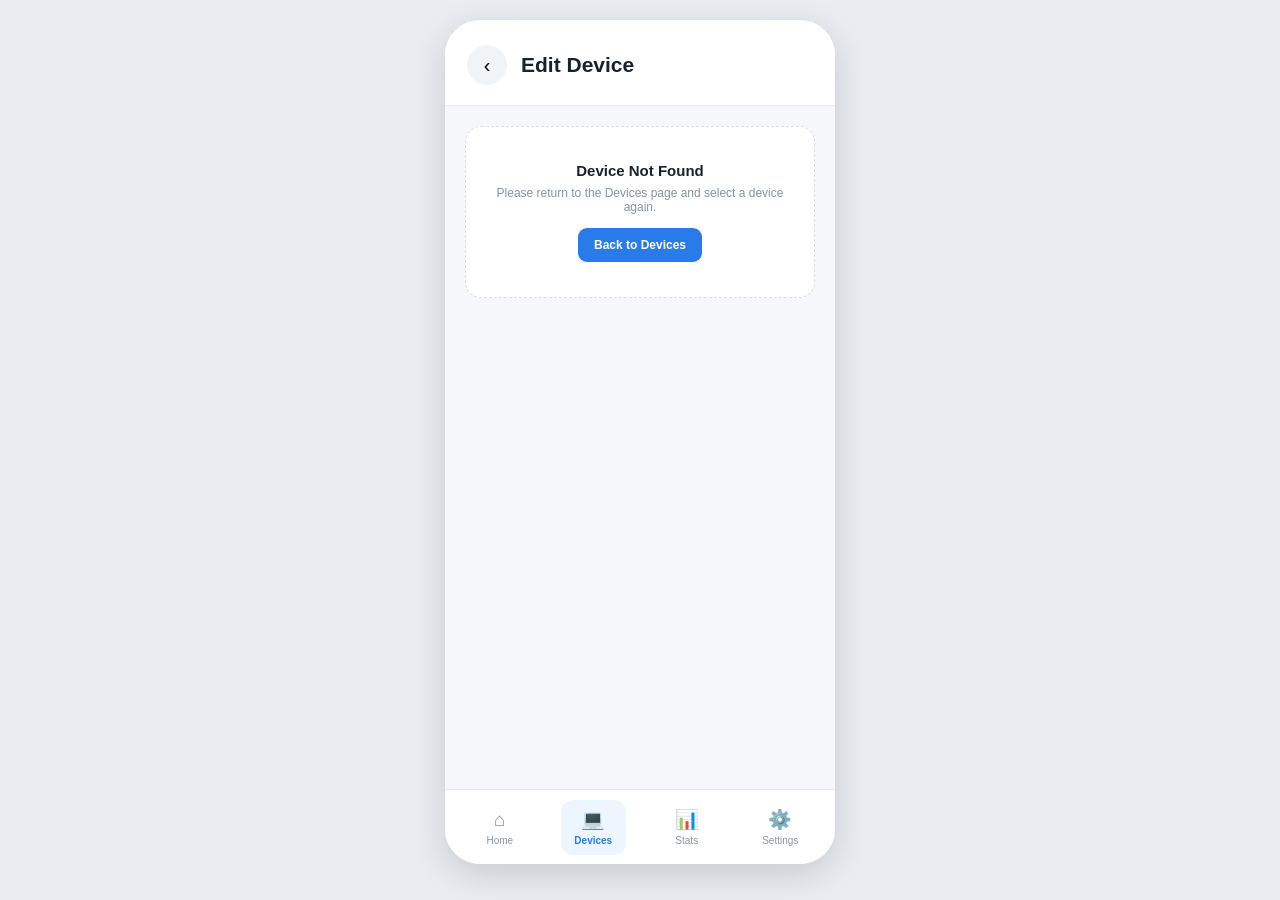
<file: edit-device.html>
<!DOCTYPE html>
<html lang="en">

<head>

<meta charset="UTF-8">

<meta
    name="viewport"
    content="width=device-width, initial-scale=1.0">

<title>DeviceLog - Edit Device</title>

<style>

*{
    margin:0;
    padding:0;
    box-sizing:border-box;
}

body{
    font-family:Arial,Helvetica,sans-serif;
    background:#e9edf2;
    color:#18212f;
}

.phone{
    width:390px;
    height:844px;
    margin:20px auto;
    background:#f5f7fa;
    border-radius:35px;
    overflow:hidden;
    position:relative;
    box-shadow:0 10px 35px rgba(0,0,0,.15);
}

.app{
    height:100%;
    overflow-y:auto;
    padding-bottom:90px;
}

.app::-webkit-scrollbar{
    width:0;
}


/* =========================================
   HEADER
========================================= */

.header{
    background:#fff;
    padding:25px 22px 20px;
    border-bottom:1px solid #e8ebef;
}

.header-top{
    display:flex;
    align-items:center;
    gap:14px;
}

.back{
    width:40px;
    height:40px;
    border:0;
    border-radius:50%;
    background:#f1f4f7;
    font-size:20px;
    cursor:pointer;
}

.header h1{
    font-size:21px;
}


/* =========================================
   CONTENT
========================================= */

.content{
    padding:20px;
}

.intro{
    margin-bottom:18px;
}

.intro h2{
    font-size:22px;
    margin-bottom:7px;
}

.intro p{
    font-size:12px;
    color:#718096;
    line-height:1.5;
}


/* =========================================
   FORM CARD
========================================= */

.form-card{
    background:#fff;
    border:1px solid #e4e8ee;
    border-radius:18px;
    padding:18px;
}

.field{
    margin-bottom:16px;
}

.field:last-child{
    margin-bottom:0;
}

label{
    display:block;
    font-size:12px;
    font-weight:700;
    margin-bottom:7px;
}

input,
select{
    width:100%;
    height:44px;
    border:1px solid #dfe4ea;
    border-radius:10px;
    padding:0 12px;
    font-size:13px;
    color:#18212f;
    background:#fff;
    outline:none;
}

input:focus,
select:focus{
    border-color:#287be8;
    box-shadow:0 0 0 3px #edf5ff;
}


/* =========================================
   ICONS
========================================= */

.icons{
    display:grid;
    grid-template-columns:repeat(5,1fr);
    gap:7px;
}

.icon-option{
    height:42px;
    border:1px solid #dfe4ea;
    border-radius:10px;
    background:#fff;
    font-size:20px;
    cursor:pointer;
}

.icon-option.selected{
    border:2px solid #287be8;
    background:#edf5ff;
}


/* =========================================
   BUTTONS
========================================= */

.save-btn{
    width:100%;
    height:46px;
    border:0;
    border-radius:11px;
    background:#287be8;
    color:#fff;
    font-size:13px;
    font-weight:700;
    cursor:pointer;
    margin-top:4px;
}

.save-btn:active{
    transform:scale(.98);
}

.cancel-btn{
    display:block;
    text-align:center;
    text-decoration:none;
    color:#718096;
    font-size:12px;
    margin-top:15px;
}


/* =========================================
   MESSAGE
========================================= */

.message{
    display:none;
    padding:11px;
    border-radius:10px;
    font-size:12px;
    margin-bottom:15px;
    text-align:center;
}

.message.error{
    display:block;
    background:#fff0f0;
    color:#d43b3b;
}

.message.success{
    display:block;
    background:#eaf8ef;
    color:#23944c;
}


/* =========================================
   NOT FOUND
========================================= */

.not-found{
    background:#fff;
    border:1px dashed #d9dfe7;
    border-radius:16px;
    padding:35px 20px;
    text-align:center;
    color:#8792a2;
    font-size:12px;
}

.not-found strong{
    display:block;
    color:#18212f;
    font-size:15px;
    margin-bottom:7px;
}


/* =========================================
   BOTTOM NAV
========================================= */

.bottom-nav{
    position:absolute;
    bottom:0;
    left:0;
    width:100%;
    height:75px;
    background:rgba(255,255,255,.97);
    border-top:1px solid #e4e8ee;
    display:flex;
    justify-content:space-around;
    align-items:center;
    padding:5px 8px;
}

.nav-item{
    width:65px;
    height:55px;
    display:flex;
    flex-direction:column;
    align-items:center;
    justify-content:center;
    gap:4px;
    text-decoration:none;
    color:#8994a3;
    font-size:10px;
    border-radius:12px;
}

.nav-item span:first-child{
    font-size:19px;
}

.nav-item.active{
    color:#287be8;
    background:#edf5ff;
    font-weight:600;
}


/* =========================================
   MOBILE
========================================= */

@media(max-width:430px){

    body{
        background:#f5f7fa;
    }

    .phone{
        width:100%;
        height:100vh;
        margin:0;
        border-radius:0;
        box-shadow:none;
    }

}

</style>

</head>


<body>

<div class="phone">

<div class="app">


<!-- ======================================
     HEADER
======================================= -->

<header class="header">

    <div class="header-top">

        <button
            class="back"
            onclick="goBack()">

            ‹

        </button>

        <h1>Edit Device</h1>

    </div>

</header>


<main class="content">

<div id="pageContent">


<!-- ======================================
     INTRO
======================================= -->

<div class="intro">

    <h2>
        Edit Device
    </h2>

    <p>
        Update the information of your device
        below.
    </p>

</div>


<!-- ======================================
     MESSAGE
======================================= -->

<div
    id="message"
    class="message">
</div>


<!-- ======================================
     FORM
======================================= -->

<form
    class="form-card"
    id="editDeviceForm">


    <!-- DEVICE NAME -->

    <div class="field">

        <label for="deviceName">
            Device Name
        </label>

        <input
            id="deviceName"
            type="text"
            placeholder="e.g. Dell Laptop"
            required>

    </div>


    <!-- DEVICE TYPE -->

    <div class="field">

        <label for="deviceType">
            Device Type
        </label>

        <select
            id="deviceType"
            required>

            <option value="">
                Select device type
            </option>

            <option value="Laptop">
                Laptop
            </option>

            <option value="Desktop">
                Desktop
            </option>

            <option value="Smartphone">
                Smartphone
            </option>

            <option value="Tablet">
                Tablet
            </option>

            <option value="Printer">
                Printer
            </option>

            <option value="Audio">
                Audio
            </option>

            <option value="Wearable">
                Wearable
            </option>

            <option value="Other">
                Other
            </option>

        </select>

    </div>


    <!-- BRAND -->

    <div class="field">

        <label for="deviceBrand">
            Brand
        </label>

        <input
            id="deviceBrand"
            type="text"
            placeholder="e.g. Dell"
            required>

    </div>


    <!-- STATUS -->

    <div class="field">

        <label for="deviceStatus">
            Status
        </label>

        <select
            id="deviceStatus"
            required>

            <option value="Working">
                Working
            </option>

            <option value="Under Repair">
                Under Repair
            </option>

            <option value="Not Working">
                Not Working
            </option>

        </select>

    </div>


    <!-- DEVICE ICON -->

    <div class="field">

        <label>
            Device Icon
        </label>

        <div class="icons">

            <button
                type="button"
                class="icon-option"
                data-icon="💻">

                💻

            </button>


            <button
                type="button"
                class="icon-option"
                data-icon="📱">

                📱

            </button>


            <button
                type="button"
                class="icon-option"
                data-icon="🖨️">

                🖨️

            </button>


            <button
                type="button"
                class="icon-option"
                data-icon="🔊">

                🔊

            </button>


            <button
                type="button"
                class="icon-option"
                data-icon="⌚">

                ⌚

            </button>

        </div>

    </div>


    <!-- SAVE -->

    <button
        type="submit"
        class="save-btn">

        Save Changes

    </button>


    <!-- CANCEL -->

    <a
        href="device-details.html"
        class="cancel-btn">

        Cancel

    </a>


</form>

</div>

</main>

</div>


<!-- ======================================
     BOTTOM NAV
======================================= -->

<nav class="bottom-nav">

    <a
        href="home.html"
        class="nav-item">

        <span>⌂</span>
        <span>Home</span>

    </a>


    <a
        href="device-list.html"
        class="nav-item active">

        <span>💻</span>
        <span>Devices</span>

    </a>


    <a
        href="#"
        class="nav-item">

        <span>📊</span>
        <span>Stats</span>

    </a>


    <a
        href="#"
        class="nav-item">

        <span>⚙️</span>
        <span>Settings</span>

    </a>

</nav>

</div>


<script>

/* =========================================
   SELECTED ICON
========================================= */

let selectedIcon = "💻";


/* =========================================
   GET SELECTED DEVICE
========================================= */

function getSelectedDevice(){

    const selectedId =
        localStorage.getItem(
            "selected_device_id"
        );


    if(!selectedId){
        return null;
    }


    let devices = [];


    try{

        const saved =
            localStorage.getItem(
                "devicelog_devices"
            );


        if(saved){

            devices =
                JSON.parse(saved);

        }

    }catch(error){

        console.error(error);

        return null;

    }


    if(!Array.isArray(devices)){
        return null;
    }


    return devices.find(function(device){

        return device.id === selectedId;

    }) || null;

}


/* =========================================
   LOAD DEVICE DATA INTO FORM
========================================= */

function loadDevice(){

    const device =
        getSelectedDevice();


    if(!device){

        document.getElementById(
            "pageContent"
        ).innerHTML = `

            <div class="not-found">

                <strong>
                    Device Not Found
                </strong>

                Please return to the
                Devices page and select
                a device again.

                <br><br>

                <a
                    href="device-list.html"
                    style="
                        display:inline-block;
                        background:#287be8;
                        color:#fff;
                        text-decoration:none;
                        padding:10px 16px;
                        border-radius:9px;
                        font-weight:700;
                        font-size:12px;
                    ">

                    Back to Devices

                </a>

            </div>

        `;

        return;
    }


    /* FILL FORM */

    document.getElementById(
        "deviceName"
    ).value = device.name || "";


    document.getElementById(
        "deviceType"
    ).value = device.type || "";


    document.getElementById(
        "deviceBrand"
    ).value = device.brand || "";


    document.getElementById(
        "deviceStatus"
    ).value =
        device.status || "Working";


    /* SELECT ICON */

    selectedIcon =
        device.icon || "💻";


    document
        .querySelectorAll(".icon-option")
        .forEach(function(button){

            button.classList.remove(
                "selected"
            );


            if(
                button.dataset.icon ===
                selectedIcon
            ){

                button.classList.add(
                    "selected"
                );

            }

        });

}


/* =========================================
   ICON SELECTION
========================================= */

document
    .querySelectorAll(".icon-option")
    .forEach(function(button){

        button.addEventListener(
            "click",
            function(){

                document
                    .querySelectorAll(".icon-option")
                    .forEach(function(item){

                        item.classList.remove(
                            "selected"
                        );

                    });


                this.classList.add(
                    "selected"
                );


                selectedIcon =
                    this.dataset.icon;

            }
        );

    });


/* =========================================
   SAVE CHANGES
========================================= */

document
    .getElementById("editDeviceForm")
    .addEventListener(
        "submit",
        function(event){

            event.preventDefault();


            const selectedId =
                localStorage.getItem(
                    "selected_device_id"
                );


            if(!selectedId){

                alert(
                    "No device selected."
                );

                return;

            }


            const name =
                document
                .getElementById("deviceName")
                .value
                .trim();


            const type =
                document
                .getElementById("deviceType")
                .value;


            const brand =
                document
                .getElementById("deviceBrand")
                .value
                .trim();


            const status =
                document
                .getElementById("deviceStatus")
                .value;


            const message =
                document.getElementById(
                    "message"
                );


            /* VALIDATION */

            if(
                !name ||
                !type ||
                !brand
            ){

                message.className =
                    "message error";

                message.textContent =
                    "Please complete all required fields.";

                return;

            }


            let devices = [];


            try{

                const saved =
                    localStorage.getItem(
                        "devicelog_devices"
                    );


                if(saved){

                    devices =
                        JSON.parse(saved);

                }


                if(!Array.isArray(devices)){

                    devices = [];

                }

            }catch(error){

                console.error(error);

                message.className =
                    "message error";

                message.textContent =
                    "Unable to update device.";

                return;

            }


            /* FIND DEVICE */

            const index =
                devices.findIndex(
                    function(device){

                        return device.id ===
                            selectedId;

                    }
                );


            if(index === -1){

                message.className =
                    "message error";

                message.textContent =
                    "Device not found.";

                return;

            }


            /* UPDATE DEVICE */

            devices[index] = {

                ...devices[index],

                name:name,
                type:type,
                brand:brand,
                status:status,
                icon:selectedIcon

            };


            /* SAVE UPDATED DEVICES */

            localStorage.setItem(
                "devicelog_devices",
                JSON.stringify(devices)
            );


            /* SUCCESS MESSAGE */

            message.className =
                "message success";

            message.textContent =
                "Device updated successfully!";


            /* RETURN TO DETAILS */

            setTimeout(
                function(){

                    window.location.href =
                        "device-details.html";

                },
                600
            );

        }
    );


/* =========================================
   BACK
========================================= */

function goBack(){

    window.location.href =
        "device-details.html";

}


/* =========================================
   START
========================================= */

loadDevice();

</script>

</body>

</html>
</file>
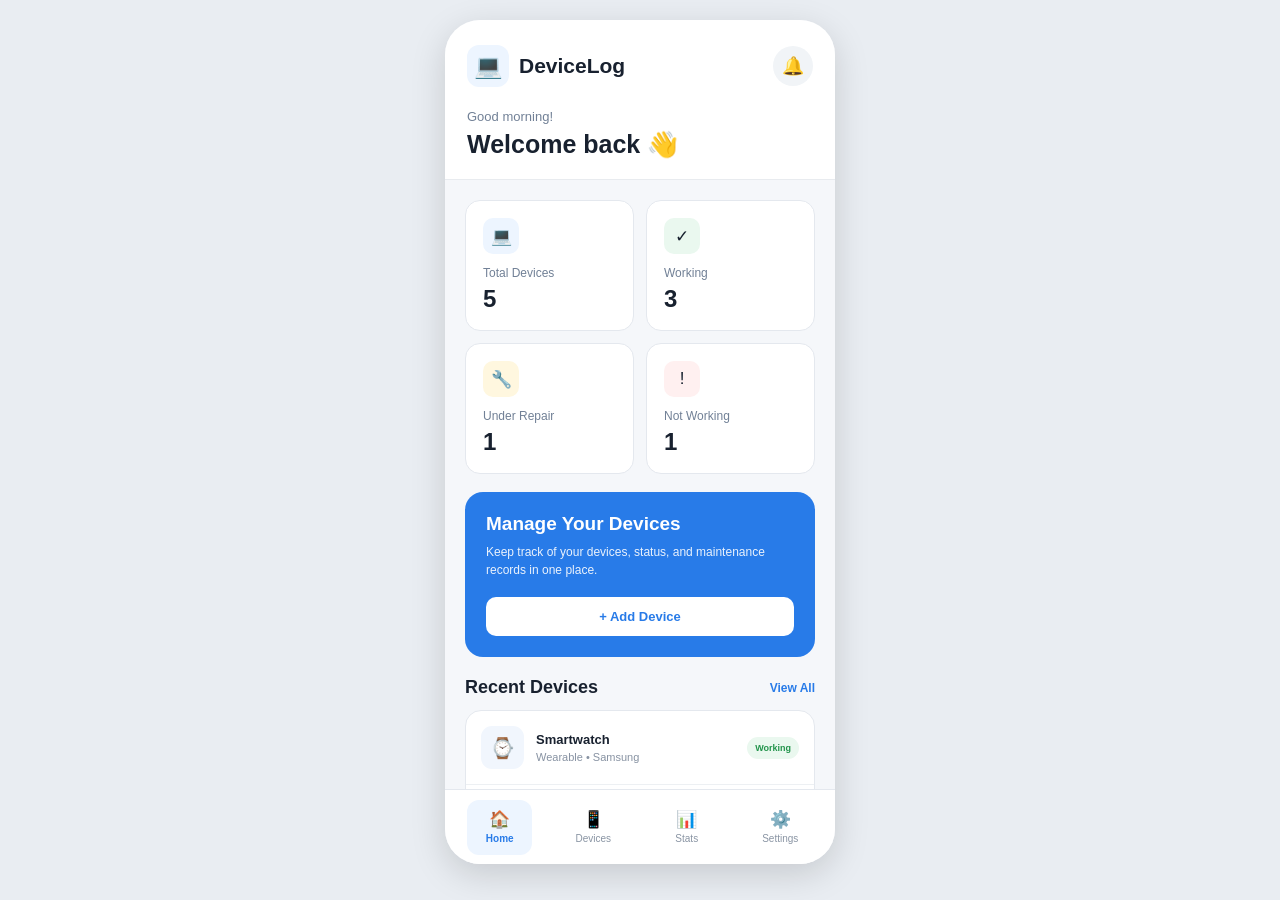
<file: home.html>
<!DOCTYPE html>
<html lang="en">
<head>
<meta charset="UTF-8">
<meta name="viewport" content="width=device-width, initial-scale=1.0">
<title>DeviceLog - Home</title>

<style>

/* =========================================
   RESET
========================================= */

*{
    margin:0;
    padding:0;
    box-sizing:border-box;
}


/* =========================================
   BODY
========================================= */

body{
    font-family:Arial,Helvetica,sans-serif;
    background:#e9edf2;
    color:#18212f;
}


/* =========================================
   PHONE
========================================= */

.phone{
    width:390px;
    height:844px;
    margin:20px auto;
    background:#f5f7fa;
    border-radius:35px;
    overflow:hidden;
    position:relative;
    box-shadow:0 10px 35px rgba(0,0,0,.15);
}


/* =========================================
   APP
========================================= */

.app{
    height:100%;
    overflow-y:auto;
    padding-bottom:90px;
}

.app::-webkit-scrollbar{
    width:0;
}


/* =========================================
   HEADER
========================================= */

.header{
    background:#fff;
    padding:25px 22px 20px;
    border-bottom:1px solid #e8ebef;
}

.header-top{
    display:flex;
    justify-content:space-between;
    align-items:center;
}

.brand{
    display:flex;
    align-items:center;
    gap:10px;
}

.brand-icon{
    width:42px;
    height:42px;
    border-radius:12px;
    background:#edf5ff;
    display:flex;
    justify-content:center;
    align-items:center;
    font-size:23px;
}

.brand h1{
    font-size:21px;
}

.notification{
    width:40px;
    height:40px;
    border-radius:50%;
    background:#f1f4f7;
    display:flex;
    justify-content:center;
    align-items:center;
    font-size:18px;
}


/* =========================================
   GREETING
========================================= */

.hello{
    margin-top:22px;
}

.hello p{
    color:#718096;
    font-size:13px;
    margin-bottom:5px;
}

.hello h2{
    font-size:25px;
    line-height:1.2;
}


/* =========================================
   CONTENT
========================================= */

.content{
    padding:20px;
}


/* =========================================
   STATISTICS
========================================= */

.stats{
    display:grid;
    grid-template-columns:1fr 1fr;
    gap:12px;
    margin-bottom:18px;
}

.stat-card{
    background:#fff;
    border:1px solid #e4e8ee;
    border-radius:15px;
    padding:17px;
}

.stat-icon{
    width:36px;
    height:36px;
    border-radius:10px;
    display:flex;
    justify-content:center;
    align-items:center;
    margin-bottom:12px;
    font-size:17px;
}

.blue{
    background:#edf5ff;
}

.green{
    background:#eaf8ef;
}

.yellow{
    background:#fff7df;
}

.red{
    background:#fff0f0;
}

.stat-label{
    font-size:12px;
    color:#718096;
    margin-bottom:5px;
}

.stat-number{
    font-size:24px;
    font-weight:700;
}


/* =========================================
   WELCOME
========================================= */

.welcome{
    background:#287be8;
    color:#fff;
    border-radius:18px;
    padding:21px;
    margin-bottom:20px;
}

.welcome h2{
    font-size:19px;
    margin-bottom:8px;
}

.welcome p{
    font-size:12px;
    line-height:1.5;
    opacity:.9;
    margin-bottom:18px;
}

.add-btn{
    display:block;
    width:100%;
    border:none;
    background:#fff;
    color:#287be8;
    border-radius:10px;
    padding:12px;
    font-size:13px;
    font-weight:700;
    cursor:pointer;
    text-align:center;
    text-decoration:none;
}


/* =========================================
   RECENT DEVICES
========================================= */

.section-title{
    display:flex;
    justify-content:space-between;
    align-items:center;
    margin-bottom:12px;
}

.section-title h2{
    font-size:18px;
}

.section-title a{
    color:#287be8;
    font-size:12px;
    text-decoration:none;
    font-weight:600;
}

.devices{
    background:#fff;
    border-radius:16px;
    border:1px solid #e4e8ee;
    overflow:hidden;
}

.device{
    padding:15px;
    display:flex;
    align-items:center;
    justify-content:space-between;
    border-bottom:1px solid #edf0f3;
    cursor:pointer;
}

.device:last-child{
    border-bottom:none;
}

.device:active{
    background:#f7faff;
}

.device-left{
    display:flex;
    align-items:center;
    gap:12px;
    min-width:0;
}

.device-icon{
    width:43px;
    height:43px;
    border-radius:11px;
    background:#f1f6fd;
    display:flex;
    justify-content:center;
    align-items:center;
    font-size:20px;
    flex-shrink:0;
}

.device-info{
    min-width:0;
}

.device-name{
    font-size:13px;
    font-weight:600;
    margin-bottom:4px;

    white-space:nowrap;
    overflow:hidden;
    text-overflow:ellipsis;
}

.device-type{
    color:#8792a2;
    font-size:11px;

    white-space:nowrap;
    overflow:hidden;
    text-overflow:ellipsis;
}

.status{
    font-size:9px;
    font-weight:700;
    padding:6px 8px;
    border-radius:15px;
    white-space:nowrap;
    margin-left:8px;
}

.working{
    background:#eaf8ef;
    color:#23944c;
}

.repair{
    background:#fff7df;
    color:#b27a00;
}

.not-working{
    background:#fff0f0;
    color:#d43b3b;
}

.empty{
    padding:28px 15px;
    text-align:center;
    color:#8792a2;
    font-size:12px;
}


/* =========================================
   BOTTOM NAVIGATION
   SAME SIZE FOR ALL PAGES
========================================= */

.bottom-nav{
    position:absolute;
    bottom:0;
    left:0;

    width:100%;
    height:75px;

    background:#ffffff;

    border-top:1px solid #e4e8ee;

    display:flex;
    justify-content:space-around;
    align-items:center;

    padding:5px 8px;

    z-index:100;
}

.nav-item{
    width:65px;
    height:55px;

    display:flex;
    flex-direction:column;
    align-items:center;
    justify-content:center;

    gap:4px;

    text-decoration:none;

    color:#8994a3;

    font-size:10px;
    font-weight:400;

    border-radius:12px;

    flex-shrink:0;

    -webkit-tap-highlight-color:transparent;
}

.nav-item .nav-icon{
    width:19px;
    height:19px;

    display:flex;
    align-items:center;
    justify-content:center;

    font-size:17px;
    line-height:1;
}

.nav-item.active{
    color:#287be8;
    background:#edf5ff;
    font-weight:600;
}


/* =========================================
   RESPONSIVE
========================================= */

@media(max-width:430px){

    body{
        background:#f5f7fa;
    }

    .phone{
        width:100%;
        height:100vh;
        margin:0;
        border-radius:0;
        box-shadow:none;
    }

}


/* =========================================
   DARK MODE
========================================= */

body.dark{
    background:#0f172a;
    color:#f1f5f9;
}

body.dark .phone{
    background:#111827;
    box-shadow:0 10px 35px rgba(0,0,0,.35);
}

body.dark .header{
    background:#1f2937;
    border-bottom-color:#374151;
}

body.dark .brand h1,
body.dark .hello h2,
body.dark .section-title h2,
body.dark .stat-number{
    color:#f8fafc;
}

body.dark .hello p,
body.dark .stat-label,
body.dark .device-type{
    color:#94a3b8;
}

body.dark .notification{
    background:#374151;
}

body.dark .stat-card{
    background:#1f2937;
    border-color:#374151;
}

body.dark .blue{
    background:#1e3a5f;
}

body.dark .green{
    background:#163b2a;
}

body.dark .yellow{
    background:#463816;
}

body.dark .red{
    background:#451f24;
}

body.dark .devices{
    background:#1f2937;
    border-color:#374151;
}

body.dark .device{
    border-bottom-color:#374151;
}

body.dark .device:active{
    background:#273449;
}

body.dark .device-icon{
    background:#273449;
}

body.dark .empty{
    color:#94a3b8;
}

body.dark .bottom-nav{
    background:#1f2937;
    border-top-color:#374151;
}

body.dark .nav-item{
    color:#94a3b8;
}

body.dark .nav-item.active{
    color:#60a5fa;
    background:#1e3a5f;
}

body.dark .section-title a{
    color:#60a5fa;
}

/* Keep the welcome card readable in dark mode */
body.dark .welcome{
    background:#1d4ed8;
}

body.dark .add-btn{
    background:#f8fafc;
    color:#2563eb;
}

@media(max-width:430px){
    body.dark{
        background:#111827;
    }
}

</style>
</head>


<body>

<div class="phone">

    <div class="app">


        <!-- =========================================
             HEADER
        ========================================== -->

        <header class="header">

            <div class="header-top">

                <div class="brand">

                    <div class="brand-icon">
                        💻
                    </div>

                    <h1>
                        DeviceLog
                    </h1>

                </div>


                <div
                    class="notification"
                    title="Notifications">

                    🔔

                </div>

            </div>


            <div class="hello">

                <p id="greeting">
                    Good morning!
                </p>

                <h2 id="welcomeName">
                    Welcome back 👋
                </h2>

            </div>

        </header>



        <!-- =========================================
             MAIN CONTENT
        ========================================== -->

        <main class="content">


            <!-- =========================================
                 STATISTICS
            ========================================== -->

            <section class="stats">


                <!-- TOTAL DEVICES -->

                <div class="stat-card">

                    <div class="stat-icon blue">
                        💻
                    </div>

                    <div class="stat-label">
                        Total Devices
                    </div>

                    <div
                        class="stat-number"
                        id="totalDevices">

                        0

                    </div>

                </div>



                <!-- WORKING -->

                <div class="stat-card">

                    <div class="stat-icon green">
                        ✓
                    </div>

                    <div class="stat-label">
                        Working
                    </div>

                    <div
                        class="stat-number"
                        id="workingDevices">

                        0

                    </div>

                </div>



                <!-- UNDER REPAIR -->

                <div class="stat-card">

                    <div class="stat-icon yellow">
                        🔧
                    </div>

                    <div class="stat-label">
                        Under Repair
                    </div>

                    <div
                        class="stat-number"
                        id="repairDevices">

                        0

                    </div>

                </div>



                <!-- NOT WORKING -->

                <div class="stat-card">

                    <div class="stat-icon red">
                        !

                    </div>

                    <div class="stat-label">
                        Not Working
                    </div>

                    <div
                        class="stat-number"
                        id="notWorkingDevices">

                        0

                    </div>

                </div>

            </section>



            <!-- =========================================
                 WELCOME CARD
            ========================================== -->

            <section class="welcome">

                <h2 id="welcomeTitle">
                    Manage Your Devices
                </h2>

                <p>
                    Keep track of your devices, status,
                    and maintenance records in one place.
                </p>

                <a
                    href="add-device.html"
                    class="add-btn">

                    + Add Device

                </a>

            </section>



            <!-- =========================================
                 RECENT DEVICES
            ========================================== -->

            <div class="section-title">

                <h2>
                    Recent Devices
                </h2>

                <a href="device-list.html">
                    View All
                </a>

            </div>


            <section
                class="devices"
                id="deviceList">

            </section>


        </main>

    </div>



    <!-- =========================================
         BOTTOM NAVIGATION
    ========================================== -->

    <nav class="bottom-nav">


        <!-- HOME -->

        <a
            href="home.html"
            class="nav-item active">

            <div class="nav-icon">
                🏠
            </div>

            <span>
                Home
            </span>

        </a>



        <!-- DEVICES -->

        <a
            href="device-list.html"
            class="nav-item">

            <div class="nav-icon">
                📱
            </div>

            <span>
                Devices
            </span>

        </a>



        <!-- STATS -->

        <a
            href="stats.html"
            class="nav-item">

            <div class="nav-icon">
                📊
            </div>

            <span>
                Stats
            </span>

        </a>



        <!-- SETTINGS -->

        <a
            href="settings.html"
            class="nav-item">

            <div class="nav-icon">
                ⚙️
            </div>

            <span>
                Settings
            </span>

        </a>

    </nav>

</div>



<script>

/* =========================================
   DEFAULT DEVICES
========================================= */

const defaultDevices = [

    {
        id:"default-1",
        name:"MacBook Air",
        type:"Laptop",
        brand:"Apple",
        status:"Working",
        icon:"💻"
    },

    {
        id:"default-2",
        name:"iPhone 15",
        type:"Smartphone",
        brand:"Apple",
        status:"Working",
        icon:"📱"
    },

    {
        id:"default-3",
        name:"Bluetooth Speaker",
        type:"Audio",
        brand:"JBL",
        status:"Under Repair",
        icon:"🔊"
    },

    {
        id:"default-4",
        name:"Canon Printer",
        type:"Printer",
        brand:"Canon",
        status:"Not Working",
        icon:"🖨️"
    },

    {
        id:"default-5",
        name:"Smartwatch",
        type:"Wearable",
        brand:"Samsung",
        status:"Working",
        icon:"⌚"
    }

];


/* =========================================
   GET DEVICES
========================================= */

function getDevices(){

    try{

        const saved =
            localStorage.getItem(
                "devicelog_devices"
            );


        if(saved !== null){

            const devices =
                JSON.parse(saved);


            if(Array.isArray(devices)){

                return devices;

            }

        }

    }
    catch(error){

        console.error(
            "Error loading devices:",
            error
        );

    }


    localStorage.setItem(
        "devicelog_devices",
        JSON.stringify(defaultDevices)
    );


    return defaultDevices;

}


/* =========================================
   STATUS CLASS
========================================= */

function statusClass(status){

    if(status === "Working"){
        return "working";
    }

    if(status === "Under Repair"){
        return "repair";
    }

    return "not-working";

}


/* =========================================
   ESCAPE HTML
========================================= */

function escapeHtml(value){

    return String(value ?? "")
        .replace(
            /[&<>"']/g,

            function(char){

                return {

                    "&":"&amp;",
                    "<":"&lt;",
                    ">":"&gt;",
                    '"':"&quot;",
                    "'":"&#039;"

                }[char];

            }

        );

}


/* =========================================
   DISPLAY PROFILE NAME
========================================= */

function renderProfile(){

    const profile =
        JSON.parse(
            localStorage.getItem(
                "devicelog_profile"
            )
        );


    const welcomeName =
        document.getElementById(
            "welcomeName"
        );


    if(profile && profile.name){

        const name =
            profile.name.trim();


        /*
         * Get first name only
         *
         * Example:
         * Angeline Palay
         * becomes:
         * Angeline
         */

        const firstName =
            name.split(/\s+/)[0];


        welcomeName.textContent =
            "Welcome back, " +
            firstName +
            " 👋";


    }else{

        welcomeName.textContent =
            "Welcome back 👋";

    }

}


/* =========================================
   GREETING
========================================= */

function setGreeting(){

    const hour =
        new Date().getHours();


    const greeting =
        document.getElementById(
            "greeting"
        );


    if(hour < 12){

        greeting.textContent =
            "Good morning!";

    }
    else if(hour < 18){

        greeting.textContent =
            "Good afternoon!";

    }
    else{

        greeting.textContent =
            "Good evening!";

    }

}


/* =========================================
   DISPLAY DEVICES
========================================= */

function renderDevices(){

    const devices =
        getDevices();


    /* =====================================
       TOTAL
    ====================================== */

    document.getElementById(
        "totalDevices"
    ).textContent =
        devices.length;


    /* =====================================
       WORKING
    ====================================== */

    document.getElementById(
        "workingDevices"
    ).textContent =

        devices.filter(
            function(device){

                return device.status === "Working";

            }
        ).length;


    /* =====================================
       UNDER REPAIR
    ====================================== */

    document.getElementById(
        "repairDevices"
    ).textContent =

        devices.filter(
            function(device){

                return device.status === "Under Repair";

            }
        ).length;


    /* =====================================
       NOT WORKING
    ====================================== */

    document.getElementById(
        "notWorkingDevices"
    ).textContent =

        devices.filter(
            function(device){

                return device.status === "Not Working";

            }
        ).length;


    const list =
        document.getElementById(
            "deviceList"
        );


    /* =====================================
       EMPTY
    ====================================== */

    if(devices.length === 0){

        list.innerHTML = `

            <div class="empty">

                No devices added yet.

                <br><br>

                Tap "+ Add Device" to add one.

            </div>

        `;

        return;

    }


    /* =====================================
       RECENT DEVICES
       SHOW MAXIMUM 5
    ====================================== */

    list.innerHTML =

        devices
        .slice()
        .reverse()
        .slice(0,5)
        .map(
            function(device){

                return `

                    <div
                        class="device"
                        onclick="openDevice('${escapeHtml(device.id)}')">

                        <div class="device-left">


                            <div class="device-icon">

                                ${
                                    escapeHtml(
                                        device.icon ||
                                        "💻"
                                    )
                                }

                            </div>


                            <div class="device-info">

                                <div class="device-name">

                                    ${
                                        escapeHtml(
                                            device.name
                                        )
                                    }

                                </div>


                                <div class="device-type">

                                    ${
                                        escapeHtml(
                                            device.type ||
                                            "Device"
                                        )
                                    }

                                    •

                                    ${
                                        escapeHtml(
                                            device.brand ||
                                            "Unknown Brand"
                                        )
                                    }

                                </div>

                            </div>

                        </div>


                        <span
                            class="status ${
                                statusClass(
                                    device.status
                                )
                            }">

                            ${
                                escapeHtml(
                                    device.status ||
                                    "Unknown"
                                )
                            }

                        </span>

                    </div>

                `;

            }
        )
        .join("");

}


/* =========================================
   OPEN DEVICE DETAILS
========================================= */

function openDevice(id){

    localStorage.setItem(
        "selected_device_id",
        id
    );

    window.location.href =
        "device-details.html";

}


/* =========================================
   REFRESH EVERYTHING
========================================= */


/* =========================================
   DARK MODE
========================================= */

function loadDarkMode(){

    const darkMode =
        localStorage.getItem("devicelog_darkmode") === "true";

    if(darkMode){
        document.body.classList.add("dark");
    }else{
        document.body.classList.remove("dark");
    }
}

function refreshHome(){

    loadDarkMode();

    setGreeting();

    renderProfile();

    renderDevices();

}


/* =========================================
   PAGE SHOW
========================================= */

window.addEventListener(
    "pageshow",

    function(){

        refreshHome();

    }

);


/* =========================================
   STORAGE CHANGE
========================================= */

window.addEventListener(
    "storage",

    function(){

        refreshHome();

    }

);


/* =========================================
   START
========================================= */

loadDarkMode();
refreshHome();

</script>

</body>
</html>
</file>
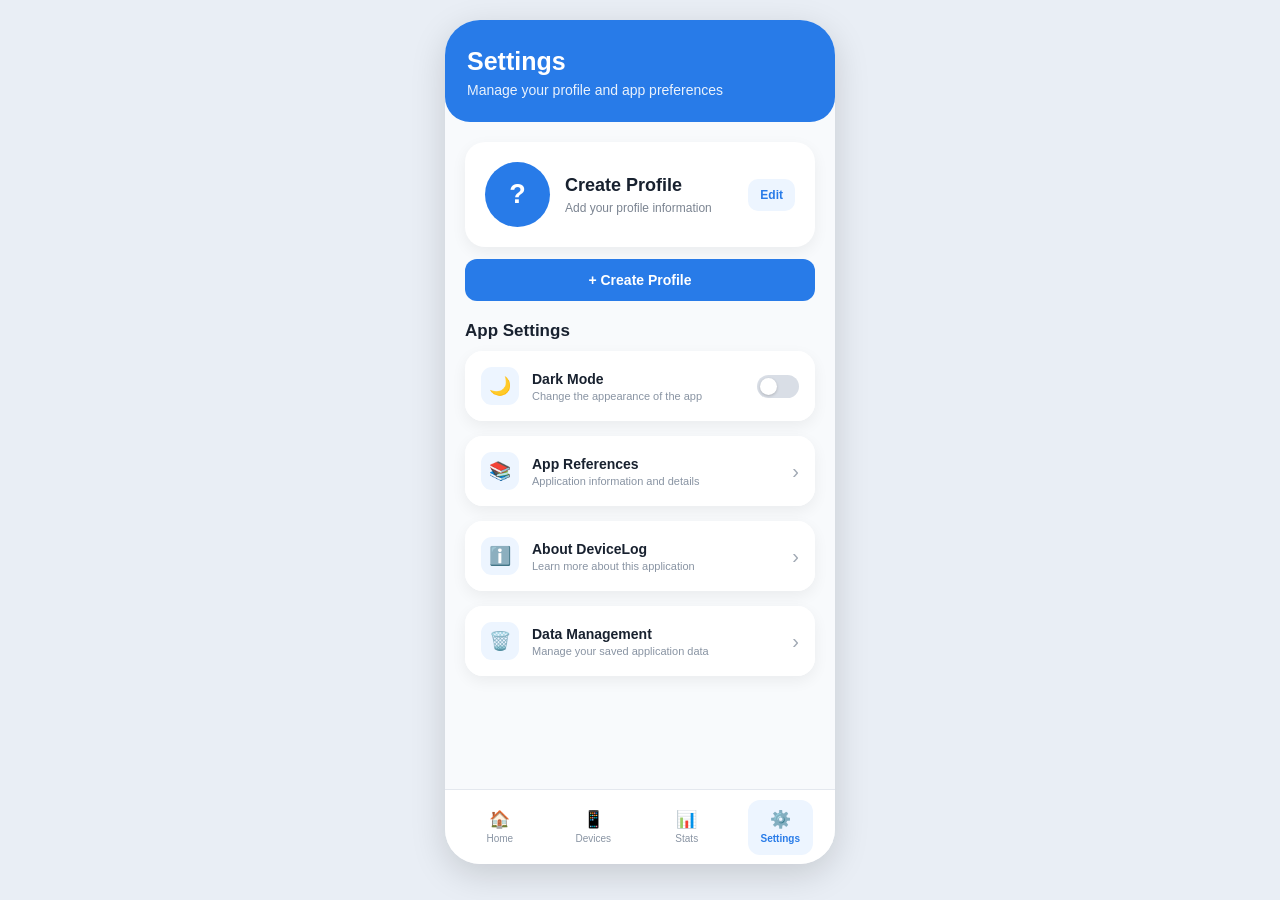
<file: settings.html>
<!DOCTYPE html>
<html lang="en">
<head>
<meta charset="UTF-8">
<meta name="viewport" content="width=device-width, initial-scale=1.0">
<title>DeviceLog - Settings</title>

<style>

/* =========================================
   RESET
========================================= */

*{
    box-sizing:border-box;
    margin:0;
    padding:0;
}


/* =========================================
   BODY
========================================= */

body{
    font-family:Arial, Helvetica, sans-serif;
    background:#e9eef5;
    color:#18212f;
}


/* =========================================
   APP PHONE
========================================= */

.app{
    width:390px;
    height:844px;
    max-width:100%;
    margin:20px auto;
    background:#f8fafc;
    position:relative;
    overflow:hidden;
    border-radius:35px;
    box-shadow:0 10px 35px rgba(0,0,0,.15);
}


/* =========================================
   CONTENT
========================================= */

.content{
    height:calc(100% - 75px);
    overflow-y:auto;
    padding-bottom:90px;
}

.content::-webkit-scrollbar{
    width:0;
}


/* =========================================
   HEADER
========================================= */

.header{
    background:#287be8;
    color:white;
    padding:27px 22px 24px;
    border-radius:0 0 25px 25px;
}

.header h1{
    font-size:25px;
    margin-bottom:6px;
}

.header p{
    font-size:14px;
    opacity:.9;
}


/* =========================================
   PROFILE
========================================= */

.profile-section{
    padding:20px;
}

.profile-card{
    background:white;
    border-radius:20px;
    padding:20px;

    box-shadow:0 5px 15px rgba(0,0,0,.06);

    display:flex;
    align-items:center;
    gap:15px;
}

.avatar{
    width:65px;
    height:65px;
    min-width:65px;

    border-radius:50%;

    background:#287be8;
    color:white;

    display:flex;
    align-items:center;
    justify-content:center;

    font-size:27px;
    font-weight:bold;
}

.profile-info{
    flex:1;
    min-width:0;
}

.profile-info h2{
    font-size:18px;
    margin-bottom:5px;

    white-space:nowrap;
    overflow:hidden;
    text-overflow:ellipsis;
}

.profile-info p{
    font-size:12px;
    color:#7b8491;

    white-space:nowrap;
    overflow:hidden;
    text-overflow:ellipsis;
}

.edit-btn{
    border:none;
    background:#edf5ff;
    color:#287be8;

    padding:9px 12px;

    border-radius:10px;

    font-size:12px;
    font-weight:bold;

    cursor:pointer;
}

.create-profile{
    margin-top:12px;

    width:100%;

    padding:13px;

    border:none;
    border-radius:12px;

    background:#287be8;
    color:white;

    font-size:14px;
    font-weight:bold;

    cursor:pointer;
}


/* =========================================
   SECTION
========================================= */

.section{
    padding:0 20px;
    margin-bottom:15px;
}

.section-title{
    font-size:17px;
    font-weight:bold;
    margin-bottom:10px;
}


/* =========================================
   SETTINGS CARD
========================================= */

.settings-card{
    background:white;

    border-radius:18px;

    box-shadow:0 5px 15px rgba(0,0,0,.06);

    overflow:hidden;
}


/* =========================================
   CLICKABLE SETTING
========================================= */

.setting-item{
    width:100%;

    border:none;

    background:white;

    padding:16px;

    display:flex;
    align-items:center;

    gap:13px;

    text-align:left;

    border-bottom:1px solid #edf0f4;

    cursor:pointer;

    -webkit-tap-highlight-color:transparent;
}

.setting-item:last-child{
    border-bottom:none;
}

.setting-item:active{
    background:#f7faff;
}


/* =========================================
   SETTING ICON
========================================= */

.setting-icon{
    width:38px;
    height:38px;

    border-radius:11px;

    background:#edf5ff;

    display:flex;
    align-items:center;
    justify-content:center;

    font-size:18px;

    flex-shrink:0;
}


/* =========================================
   SETTING TEXT
========================================= */

.setting-text{
    flex:1;
}

.setting-text strong{
    display:block;

    font-size:14px;

    color:#18212f;

    margin-bottom:3px;
}

.setting-text span{
    display:block;

    font-size:11px;

    color:#8994a3;
}


/* =========================================
   ARROW
========================================= */

.arrow{
    font-size:20px;
    color:#a1a9b4;
}


/* =========================================
   DARK MODE SWITCH
========================================= */

.switch{
    position:relative;

    width:42px;
    height:23px;

    flex-shrink:0;
}

.switch input{
    opacity:0;

    width:0;
    height:0;
}

.slider{
    position:absolute;

    inset:0;

    background:#d9dee6;

    border-radius:30px;

    transition:.3s;
}

.slider:before{
    content:"";

    position:absolute;

    width:17px;
    height:17px;

    left:3px;
    top:3px;

    background:white;

    border-radius:50%;

    transition:.3s;

    box-shadow:0 1px 3px rgba(0,0,0,.2);
}

.switch input:checked + .slider{
    background:#287be8;
}

.switch input:checked + .slider:before{
    transform:translateX(19px);
}


/* =========================================
   DETAIL PANEL
========================================= */

.detail-panel{
    display:none;

    background:white;

    border-radius:18px;

    box-shadow:0 5px 15px rgba(0,0,0,.06);

    overflow:hidden;
}

.detail-panel.show{
    display:block;
}

.detail-header{
    display:flex;
    align-items:center;

    gap:10px;

    padding:16px;

    border-bottom:1px solid #edf0f4;
}

.back-btn{
    width:34px;
    height:34px;

    border:none;

    border-radius:10px;

    background:#edf5ff;
    color:#287be8;

    font-size:18px;

    cursor:pointer;
}

.detail-header-text{
    flex:1;
}

.detail-header-text strong{
    display:block;

    font-size:16px;

    margin-bottom:3px;
}

.detail-header-text span{
    display:block;

    font-size:11px;

    color:#8994a3;
}


/* =========================================
   REFERENCE DETAILS
========================================= */

.reference-content{
    padding:16px;
}

.reference-row{
    display:flex;
    justify-content:space-between;
    align-items:center;

    padding:12px 0;

    border-bottom:1px solid #edf0f4;
}

.reference-row:last-child{
    border-bottom:none;
}

.reference-label{
    font-size:13px;
    color:#6b7280;
}

.reference-value{
    font-size:13px;
    font-weight:bold;
    color:#18212f;

    text-align:right;
}


/* =========================================
   ABOUT CONTENT
========================================= */

.about-content{
    padding:18px;
}

.about-logo{
    width:60px;
    height:60px;

    border-radius:16px;

    background:#edf5ff;

    display:flex;
    align-items:center;
    justify-content:center;

    font-size:30px;

    margin-bottom:13px;
}

.about-title{
    font-size:19px;
    font-weight:bold;

    margin-bottom:8px;
}

.about-text{
    font-size:12px;
    line-height:1.7;

    color:#6b7280;
}

.about-divider{
    height:1px;

    background:#edf0f4;

    margin:16px 0;
}

.about-info{
    font-size:12px;

    color:#6b7280;

    line-height:1.7;
}

.about-info strong{
    color:#18212f;
}


/* =========================================
   DATA MANAGEMENT
========================================= */

.data-content{
    padding:16px;
}

.data-warning{
    background:#fff7df;

    border-radius:12px;

    padding:13px;

    font-size:12px;

    line-height:1.5;

    color:#8a6500;

    margin-bottom:13px;
}

.reset-btn{
    width:100%;

    border:none;

    background:#fff0f0;

    color:#e53935;

    padding:14px;

    border-radius:13px;

    font-size:13px;

    font-weight:bold;

    cursor:pointer;
}

.reset-btn:active{
    background:#ffe2e2;
}


/* =========================================
   MODAL
========================================= */

.modal{
    display:none;

    position:absolute;

    inset:0;

    background:rgba(0,0,0,.45);

    z-index:300;

    align-items:flex-end;
}

.modal.show{
    display:flex;
}

.modal-box{
    width:100%;

    background:white;

    border-radius:25px 25px 0 0;

    padding:22px;

    max-height:90%;

    overflow-y:auto;
}

.modal-title{
    font-size:20px;

    font-weight:bold;

    margin-bottom:5px;
}

.modal-subtitle{
    color:#8994a3;

    font-size:12px;

    margin-bottom:20px;
}

.form-group{
    margin-bottom:15px;
}

.form-group label{
    display:block;

    font-size:12px;

    font-weight:bold;

    margin-bottom:7px;
}

.form-group input{
    width:100%;

    padding:13px;

    border:1px solid #dce2e9;

    border-radius:11px;

    outline:none;

    font-size:13px;
}

.form-group input:focus{
    border-color:#287be8;
}

.modal-buttons{
    display:flex;

    gap:10px;

    margin-top:8px;
}

.cancel-btn,
.save-btn{
    flex:1;

    padding:13px;

    border:none;

    border-radius:11px;

    font-size:13px;

    font-weight:bold;

    cursor:pointer;
}

.cancel-btn{
    background:#edf0f4;
    color:#596273;
}

.save-btn{
    background:#287be8;
    color:white;
}


/* =========================================
   BOTTOM NAVIGATION
========================================= */

.bottom-nav{
    position:absolute;

    bottom:0;
    left:0;

    width:100%;
    height:75px;

    background:#ffffff;

    border-top:1px solid #e4e8ee;

    display:flex;

    justify-content:space-around;

    align-items:center;

    padding:5px 8px;

    z-index:100;
}

.nav-item{
    width:65px;
    height:55px;

    display:flex;

    flex-direction:column;

    align-items:center;

    justify-content:center;

    gap:4px;

    text-decoration:none;

    color:#8994a3;

    font-size:10px;

    font-weight:400;

    border-radius:12px;

    flex-shrink:0;

    -webkit-tap-highlight-color:transparent;
}

.nav-item .nav-icon{
    width:19px;
    height:19px;

    display:flex;

    align-items:center;
    justify-content:center;

    font-size:17px;

    line-height:1;
}

.nav-item.active{
    color:#287be8;

    background:#edf5ff;

    font-weight:600;
}


/* =========================================
   DARK MODE
========================================= */

body.dark{
    background:#111827;
}

body.dark .app{
    background:#111827;
}

body.dark .content{
    background:#111827;
}

body.dark .profile-card,
body.dark .settings-card,
body.dark .setting-item,
body.dark .detail-panel{
    background:#1f2937;
}

body.dark .setting-text strong{
    color:#f3f4f6;
}

body.dark .setting-text span{
    color:#9ca3af;
}

body.dark .setting-item{
    border-bottom-color:#374151;
}

body.dark .detail-header{
    border-bottom-color:#374151;
}

body.dark .reference-row{
    border-bottom-color:#374151;
}

body.dark .reference-label{
    color:#9ca3af;
}

body.dark .reference-value{
    color:#f3f4f6;
}

body.dark .about-text,
body.dark .about-info{
    color:#9ca3af;
}

body.dark .about-info strong{
    color:#f3f4f6;
}

body.dark .about-divider{
    background:#374151;
}

body.dark .data-warning{
    background:#3b321c;
}

body.dark .modal-box{
    background:#1f2937;
    color:white;
}

body.dark .form-group input{
    background:#111827;
    color:white;
    border-color:#374151;
}

body.dark .cancel-btn{
    background:#374151;
    color:white;
}

body.dark .bottom-nav{
    background:#1f2937;
    border-top-color:#374151;
}


/* =========================================
   MOBILE
========================================= */

@media(max-width:430px){

    body{
        background:#f5f7fa;
    }

    .app{
        width:100%;
        height:100vh;

        margin:0;

        border-radius:0;

        box-shadow:none;
    }

}

</style>
</head>


<body>

<div class="app">


    <!-- =====================================
         CONTENT
    ====================================== -->

    <div class="content">


        <!-- =================================
             HEADER
        ================================== -->

        <div class="header">

            <h1>
                Settings
            </h1>

            <p>
                Manage your profile and app preferences
            </p>

        </div>



        <!-- =================================
             PROFILE
        ================================== -->

        <div class="profile-section">

            <div class="profile-card">


                <div
                    class="avatar"
                    id="profileAvatar">

                    ?

                </div>


                <div class="profile-info">

                    <h2 id="profileName">
                        Create Profile
                    </h2>

                    <p id="profileEmail">
                        Add your profile information
                    </p>

                </div>


                <button
                    class="edit-btn"
                    onclick="openProfileModal()">

                    Edit

                </button>


            </div>


            <button
                class="create-profile"
                id="createProfileBtn"
                onclick="openProfileModal()">

                + Create Profile

            </button>

        </div>



        <!-- =================================
             APP SETTINGS
        ================================== -->

        <div class="section">

            <div class="section-title">
                App Settings
            </div>


            <div class="settings-card">


                <!-- DARK MODE -->

                <div class="setting-item">

                    <div class="setting-icon">
                        🌙
                    </div>


                    <div class="setting-text">

                        <strong>
                            Dark Mode
                        </strong>

                        <span>
                            Change the appearance of the app
                        </span>

                    </div>


                    <label class="switch">

                        <input
                            type="checkbox"
                            id="darkModeToggle"
                            onchange="toggleDarkMode()">

                        <span class="slider"></span>

                    </label>

                </div>

            </div>

        </div>



        <!-- =================================
             APP REFERENCES MENU
        ================================== -->

        <div class="section">

            <div class="settings-card">

                <button
                    class="setting-item"
                    onclick="showPanel('referencesPanel')">


                    <div class="setting-icon">
                        📚
                    </div>


                    <div class="setting-text">

                        <strong>
                            App References
                        </strong>

                        <span>
                            Application information and details
                        </span>

                    </div>


                    <div class="arrow">
                        ›
                    </div>


                </button>

            </div>

        </div>



        <!-- =================================
             APP REFERENCES PANEL
        ================================== -->

        <div
            class="section"
            id="referencesPanel"
            style="display:none;">

            <div class="detail-panel show">


                <div class="detail-header">

                    <button
                        class="back-btn"
                        onclick="hidePanel('referencesPanel')">

                        ‹

                    </button>


                    <div class="detail-header-text">

                        <strong>
                            App References
                        </strong>

                        <span>
                            DeviceLog application information
                        </span>

                    </div>

                </div>


                <div class="reference-content">


                    <div class="reference-row">

                        <span class="reference-label">
                            Application
                        </span>

                        <span class="reference-value">
                            DeviceLog
                        </span>

                    </div>


                    <div class="reference-row">

                        <span class="reference-label">
                            Version
                        </span>

                        <span class="reference-value">
                            1.0.0
                        </span>

                    </div>


                    <div class="reference-row">

                        <span class="reference-label">
                            Platform
                        </span>

                        <span class="reference-value">
                            Web Application
                        </span>

                    </div>


                    <div class="reference-row">

                        <span class="reference-label">
                            Storage
                        </span>

                        <span class="reference-value">
                            Local Storage
                        </span>

                    </div>


                    <div class="reference-row">

                        <span class="reference-label">
                            Status
                        </span>

                        <span class="reference-value">
                            Offline Ready
                        </span>

                    </div>


                </div>

            </div>

        </div>



        <!-- =================================
             ABOUT DEVICELOG MENU
        ================================== -->

        <div class="section">

            <div class="settings-card">

                <button
                    class="setting-item"
                    onclick="showPanel('aboutPanel')">


                    <div class="setting-icon">
                        ℹ️
                    </div>


                    <div class="setting-text">

                        <strong>
                            About DeviceLog
                        </strong>

                        <span>
                            Learn more about this application
                        </span>

                    </div>


                    <div class="arrow">
                        ›
                    </div>


                </button>

            </div>

        </div>



        <!-- =================================
             ABOUT DEVICELOG PANEL
        ================================== -->

        <div
            class="section"
            id="aboutPanel"
            style="display:none;">

            <div class="detail-panel show">


                <div class="detail-header">

                    <button
                        class="back-btn"
                        onclick="hidePanel('aboutPanel')">

                        ‹

                    </button>


                    <div class="detail-header-text">

                        <strong>
                            About DeviceLog
                        </strong>

                        <span>
                            Application information
                        </span>

                    </div>

                </div>


                <div class="about-content">


                    <div class="about-logo">
                        💻
                    </div>


                    <div class="about-title">
                        DeviceLog
                    </div>


                    <div class="about-text">

                        DeviceLog is a simple device inventory
                        management application designed to help
                        users record, organize, monitor, and manage
                        their personal devices.

                    </div>


                    <div class="about-divider"></div>


                    <div class="about-info">

                        <strong>
                            Application Version:
                        </strong>
                        1.0.0

                        <br>

                        <strong>
                            Platform:
                        </strong>
                        Web Application

                        <br>

                        <strong>
                            Storage:
                        </strong>
                        Local Storage

                        <br>

                        <strong>
                            Availability:
                        </strong>
                        Offline Ready

                    </div>


                </div>

            </div>

        </div>



        <!-- =================================
             DATA MANAGEMENT MENU
        ================================== -->

        <div class="section">

            <div class="settings-card">

                <button
                    class="setting-item"
                    onclick="showPanel('dataPanel')">


                    <div class="setting-icon">
                        🗑️
                    </div>


                    <div class="setting-text">

                        <strong>
                            Data Management
                        </strong>

                        <span>
                            Manage your saved application data
                        </span>

                    </div>


                    <div class="arrow">
                        ›
                    </div>


                </button>

            </div>

        </div>



        <!-- =================================
             DATA MANAGEMENT PANEL
        ================================== -->

        <div
            class="section"
            id="dataPanel"
            style="display:none;">

            <div class="detail-panel show">


                <div class="detail-header">

                    <button
                        class="back-btn"
                        onclick="hidePanel('dataPanel')">

                        ‹

                    </button>


                    <div class="detail-header-text">

                        <strong>
                            Data Management
                        </strong>

                        <span>
                            Manage your saved data
                        </span>

                    </div>

                </div>


                <div class="data-content">


                    <div class="data-warning">

                        ⚠️ Resetting app data will remove
                        your saved profile and saved devices
                        from this browser.

                    </div>


                    <button
                        class="reset-btn"
                        onclick="resetAppData()">

                        🗑️ Reset App Data

                    </button>


                </div>

            </div>

        </div>


    </div>



    <!-- =====================================
         BOTTOM NAVIGATION
    ====================================== -->

    <nav class="bottom-nav">


        <a
            href="home.html"
            class="nav-item">

            <div class="nav-icon">
                🏠
            </div>

            <span>
                Home
            </span>

        </a>


        <a
            href="device-list.html"
            class="nav-item">

            <div class="nav-icon">
                📱
            </div>

            <span>
                Devices
            </span>

        </a>


        <a
            href="stats.html"
            class="nav-item">

            <div class="nav-icon">
                📊
            </div>

            <span>
                Stats
            </span>

        </a>


        <a
            href="settings.html"
            class="nav-item active">

            <div class="nav-icon">
                ⚙️
            </div>

            <span>
                Settings
            </span>

        </a>


    </nav>



    <!-- =====================================
         PROFILE MODAL
    ====================================== -->

    <div
        class="modal"
        id="profileModal">


        <div class="modal-box">


            <div class="modal-title">

                <span id="modalTitle">
                    Create Profile
                </span>

            </div>


            <div class="modal-subtitle">

                Enter your personal information

            </div>


            <!-- NAME -->

            <div class="form-group">

                <label for="nameInput">
                    Full Name
                </label>

                <input
                    type="text"
                    id="nameInput"
                    placeholder="Enter your name">

            </div>


            <!-- EMAIL -->

            <div class="form-group">

                <label for="emailInput">
                    Email Address
                </label>

                <input
                    type="email"
                    id="emailInput"
                    placeholder="Enter your email">

            </div>


            <!-- PHONE -->

            <div class="form-group">

                <label for="phoneInput">
                    Phone Number
                </label>

                <input
                    type="tel"
                    id="phoneInput"
                    placeholder="Enter your phone number">

            </div>


            <!-- BUTTONS -->

            <div class="modal-buttons">


                <button
                    class="cancel-btn"
                    onclick="closeProfileModal()">

                    Cancel

                </button>


                <button
                    class="save-btn"
                    onclick="saveProfile()">

                    Save Profile

                </button>


            </div>

        </div>

    </div>

</div>



<script>

/* =========================================
   PROFILE
========================================= */

function loadProfile(){

    let profile = null;

    try{

        profile =
            JSON.parse(
                localStorage.getItem(
                    "devicelog_profile"
                )
            );

    }
    catch(error){

        profile = null;

    }


    if(profile && profile.name){

        document.getElementById(
            "profileName"
        ).textContent =
            profile.name;


        document.getElementById(
            "profileEmail"
        ).textContent =
            profile.email ||
            "No email added";


        const firstLetter =
            profile.name
                .trim()
                .charAt(0)
                .toUpperCase();


        document.getElementById(
            "profileAvatar"
        ).textContent =
            firstLetter;


        document.getElementById(
            "createProfileBtn"
        ).style.display =
            "none";

    }
    else{

        document.getElementById(
            "profileName"
        ).textContent =
            "Create Profile";


        document.getElementById(
            "profileEmail"
        ).textContent =
            "Add your profile information";


        document.getElementById(
            "profileAvatar"
        ).textContent =
            "?";


        document.getElementById(
            "createProfileBtn"
        ).style.display =
            "block";

    }

}


/* =========================================
   OPEN PROFILE
========================================= */

function openProfileModal(){

    let profile = null;

    try{

        profile =
            JSON.parse(
                localStorage.getItem(
                    "devicelog_profile"
                )
            );

    }
    catch(error){

        profile = null;

    }


    if(profile){

        document.getElementById(
            "modalTitle"
        ).textContent =
            "Edit Profile";


        document.getElementById(
            "nameInput"
        ).value =
            profile.name || "";


        document.getElementById(
            "emailInput"
        ).value =
            profile.email || "";


        document.getElementById(
            "phoneInput"
        ).value =
            profile.phone || "";

    }
    else{

        document.getElementById(
            "modalTitle"
        ).textContent =
            "Create Profile";


        document.getElementById(
            "nameInput"
        ).value =
            "";


        document.getElementById(
            "emailInput"
        ).value =
            "";


        document.getElementById(
            "phoneInput"
        ).value =
            "";

    }


    document.getElementById(
        "profileModal"
    ).classList.add("show");

}


/* =========================================
   CLOSE PROFILE
========================================= */

function closeProfileModal(){

    document.getElementById(
        "profileModal"
    ).classList.remove("show");

}


/* =========================================
   SAVE PROFILE
========================================= */

function saveProfile(){

    const name =
        document.getElementById(
            "nameInput"
        ).value.trim();


    const email =
        document.getElementById(
            "emailInput"
        ).value.trim();


    const phone =
        document.getElementById(
            "phoneInput"
        ).value.trim();


    if(name === ""){

        alert(
            "Please enter your name."
        );

        document.getElementById(
            "nameInput"
        ).focus();

        return;

    }


    if(email === ""){

        alert(
            "Please enter your email address."
        );

        document.getElementById(
            "emailInput"
        ).focus();

        return;

    }


    if(phone === ""){

        alert(
            "Please enter your phone number."
        );

        document.getElementById(
            "phoneInput"
        ).focus();

        return;

    }


    const profile = {

        name:name,

        email:email,

        phone:phone

    };


    localStorage.setItem(
        "devicelog_profile",
        JSON.stringify(profile)
    );


    loadProfile();

    closeProfileModal();


    alert(
        "Profile saved successfully!"
    );

}


/* =========================================
   SHOW DETAIL PANEL
========================================= */

function showPanel(panelId){

    const panel =
        document.getElementById(
            panelId
        );


    if(!panel){
        return;
    }


    /*
     * Hide all other panels first
     */

    const panels = [

        "referencesPanel",

        "aboutPanel",

        "dataPanel"

    ];


    panels.forEach(
        function(id){

            const current =
                document.getElementById(id);


            if(current){

                current.style.display =
                    "none";

            }

        }
    );


    /*
     * Show selected panel
     */

    panel.style.display =
        "block";


    /*
     * Scroll to the panel
     */

    setTimeout(
        function(){

            panel.scrollIntoView({
                behavior:"smooth",
                block:"start"
            });

        },
        50
    );

}


/* =========================================
   HIDE DETAIL PANEL
========================================= */

function hidePanel(panelId){

    const panel =
        document.getElementById(
            panelId
        );


    if(panel){

        panel.style.display =
            "none";

    }

}


/* =========================================
   DARK MODE
========================================= */

function toggleDarkMode(){

    const enabled =
        document.getElementById(
            "darkModeToggle"
        ).checked;


    if(enabled){

        document.body.classList.add(
            "dark"
        );


        localStorage.setItem(
            "devicelog_darkmode",
            "true"
        );

    }
    else{

        document.body.classList.remove(
            "dark"
        );


        localStorage.setItem(
            "devicelog_darkmode",
            "false"
        );

    }

}


/* =========================================
   LOAD DARK MODE
========================================= */

function loadDarkMode(){

    const enabled =
        localStorage.getItem(
            "devicelog_darkmode"
        ) === "true";


    if(enabled){

        document.body.classList.add(
            "dark"
        );


        document.getElementById(
            "darkModeToggle"
        ).checked =
            true;

    }
    else{

        document.body.classList.remove(
            "dark"
        );


        document.getElementById(
            "darkModeToggle"
        ).checked =
            false;

    }

}


/* =========================================
   RESET APP DATA
========================================= */

function resetAppData(){

    const confirmReset =
        confirm(

            "Are you sure you want to reset your app data?\n\n" +

            "This will remove your saved profile " +

            "and saved devices."

        );


    if(!confirmReset){

        return;

    }


    localStorage.removeItem(
        "devicelog_profile"
    );


    localStorage.removeItem(
        "devicelog_devices"
    );


    localStorage.removeItem(
        "selected_device_id"
    );


    alert(
        "App data has been reset."
    );


    loadProfile();


    /*
     * Close Data Management panel
     */

    hidePanel(
        "dataPanel"
    );

}


/* =========================================
   CLOSE MODAL OUTSIDE
========================================= */

document.getElementById(
    "profileModal"
)
.addEventListener(
    "click",

    function(event){

        if(event.target === this){

            closeProfileModal();

        }

    }
);


/* =========================================
   PAGE SHOW
========================================= */

window.addEventListener(
    "pageshow",

    function(){

        loadProfile();

        loadDarkMode();

    }
);


/* =========================================
   INITIALIZE
========================================= */

loadProfile();

loadDarkMode();

</script>

</body>
</html>
</file>
